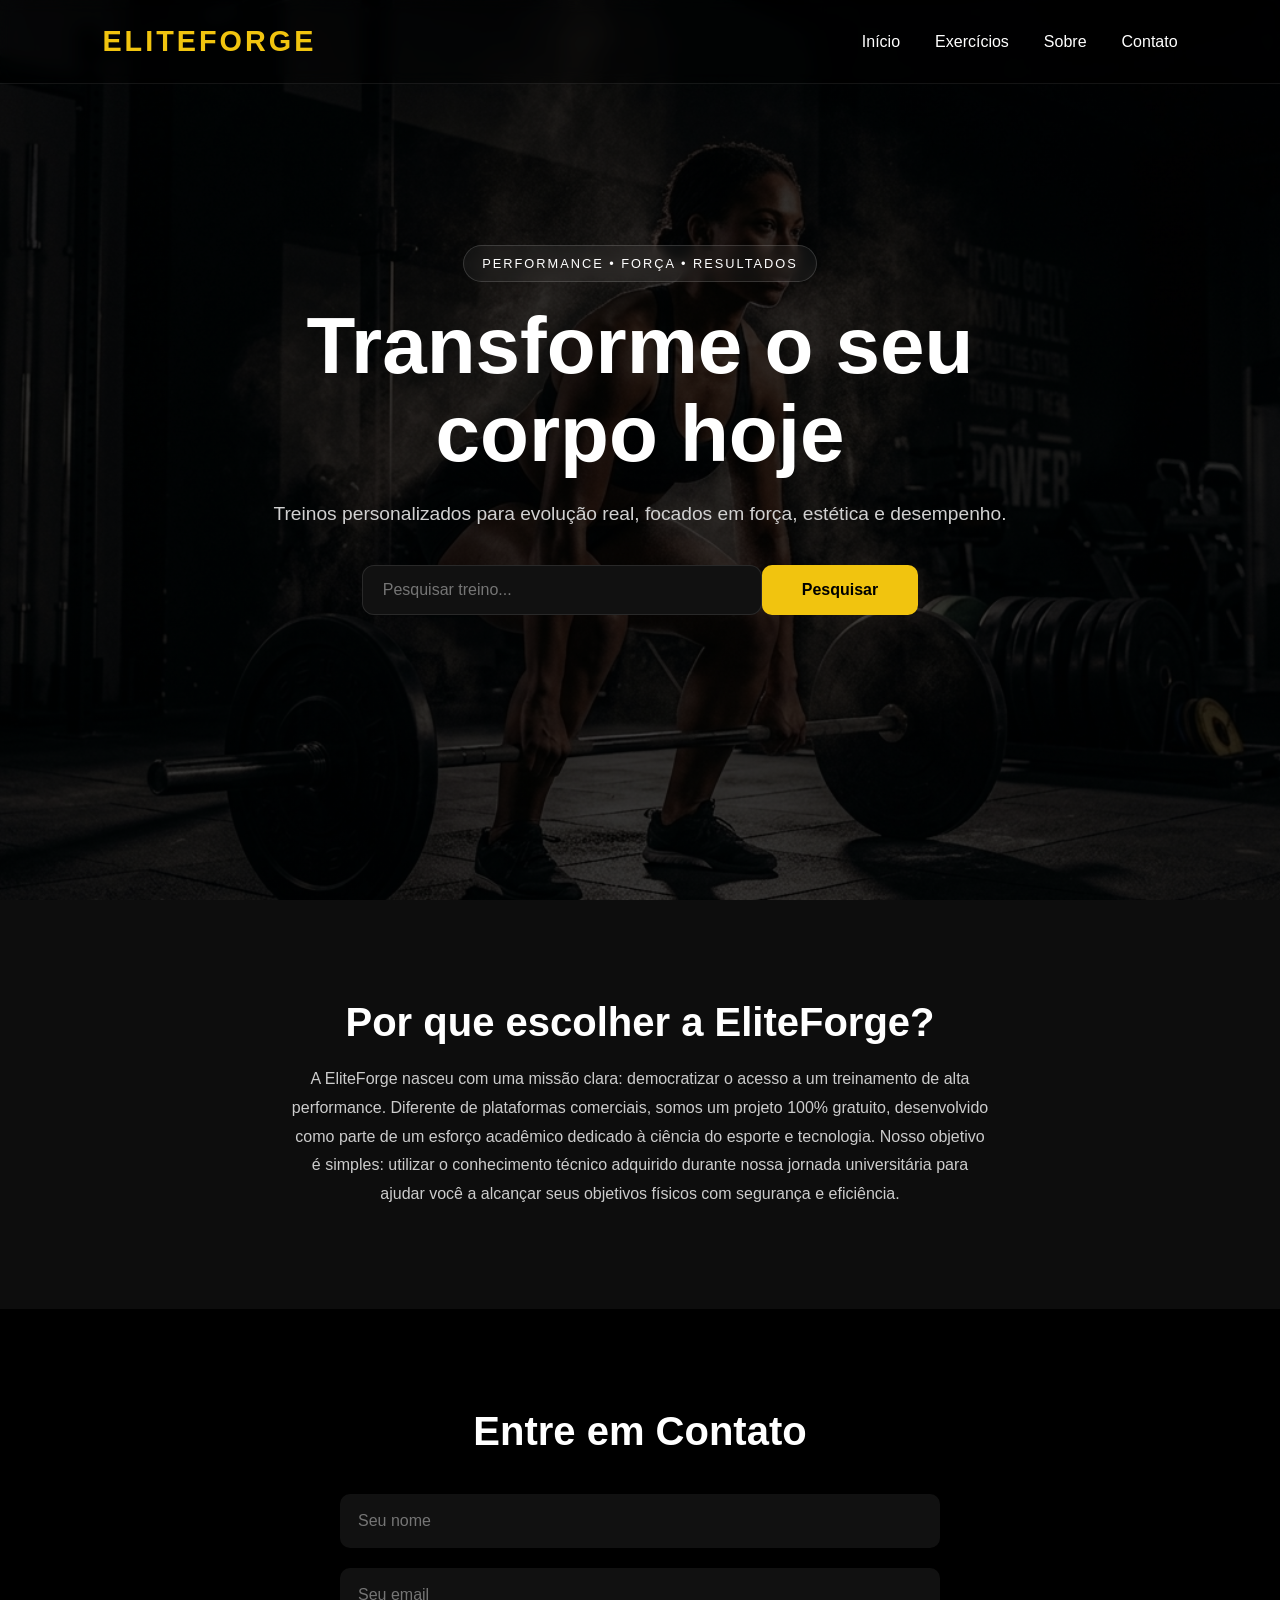
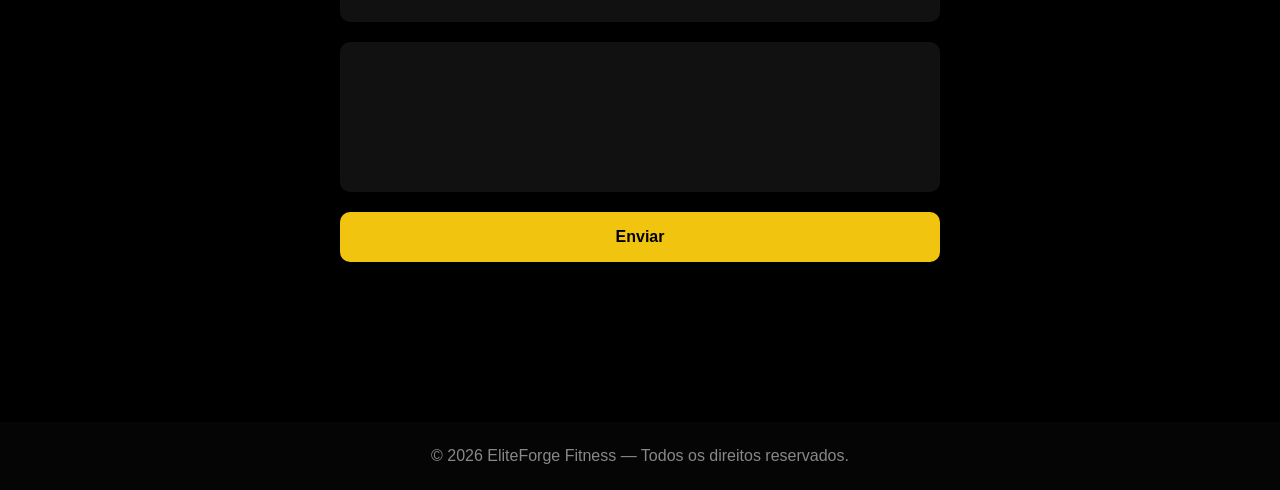
<file: index.html>
<!DOCTYPE html>
<html lang="pt-br">

<head>

    <!-- SEO -->
    <meta charset="UTF-8">

    <meta name="viewport"
    content="width=device-width, initial-scale=1.0">

    <meta name="description"
    content="EliteForge Fitness - Plataforma de treinos personalizados para força, estética e desempenho físico.">

    <meta name="keywords"
    content="academia, fitness, treino, musculação, exercícios, saúde">

    <meta name="author"
    content="Matheus">

    <title>EliteForge Fitness</title>

    <link rel="stylesheet"
    href="css/style.css">

</head>

<body>

    <!-- HEADER -->
    <header>

        <div class="logo">
            ELITEFORGE
        </div>

        <!-- MENU -->
        <nav>

            <ul>

                <li>
                    <a href="#inicio">
                        Início
                    </a>
                </li>

                <li>
                    <a href="exercicios.html">
                        Exercícios
                    </a>
                </li>

                <li>
                    <a href="#sobre">
                        Sobre
                    </a>
                </li>

                <li>
                    <a href="#contato">
                        Contato
                    </a>
                </li>

            </ul>

        </nav>

    </header>

    <!-- HERO -->
    <main class="hero" id="inicio">

        <div class="hero-content">

            <span class="tag">
                PERFORMANCE • FORÇA • RESULTADOS
            </span>

            <h1 id="titulo">
                Transforme o seu corpo hoje
            </h1>

            <p>
                Treinos personalizados para evolução real,
                focados em força, estética e desempenho.
            </p>

            <!-- BARRA DE PESQUISA -->
            <div class="search-box">

<input
type="text"
id="pesquisaHome"
placeholder="Pesquisar treino...">

<button
onclick="pesquisarTreino()"
class="btn-yellow">

Pesquisar

</button>

</div>
        </div>

    </main>

    <!-- SOBRE -->
    <section class="sobre" id="sobre">

        <h2>
            Por que escolher a EliteForge?
        </h2>

        <p>

            A EliteForge nasceu com uma missão clara:
            democratizar o acesso a um treinamento
            de alta performance.

            Diferente de plataformas comerciais,
            somos um projeto 100% gratuito,
            desenvolvido como parte de um esforço
            acadêmico dedicado à ciência do esporte
            e tecnologia.

            Nosso objetivo é simples:
            utilizar o conhecimento técnico adquirido
            durante nossa jornada universitária
            para ajudar você a alcançar seus objetivos
            físicos com segurança e eficiência.

        </p>

    </section>

    <!-- CONTATO -->
    <section class="contato" id="contato">

        <h2>
            Entre em Contato
        </h2>

        <form id="formContato">

            <input
            type="text"
            id="nome"
            placeholder="Seu nome"
            required>

            <input
            type="email"
            id="email"
            placeholder="Seu email"
            required>

            <textarea
            id="mensagem"
            placeholder="Sua mensagem"
            required>
            </textarea>

            <button
            type="submit"
            class="btn-yellow">

                Enviar

            </button>

        </form>

    </section>

    <!-- FOOTER -->
    <footer>

        <p>
            © 2026 EliteForge Fitness —
            Todos os direitos reservados.
        </p>

    </footer>

    <!-- JAVASCRIPT -->
    <script src="js/script.js"></script>

</body>

</html>
</file>
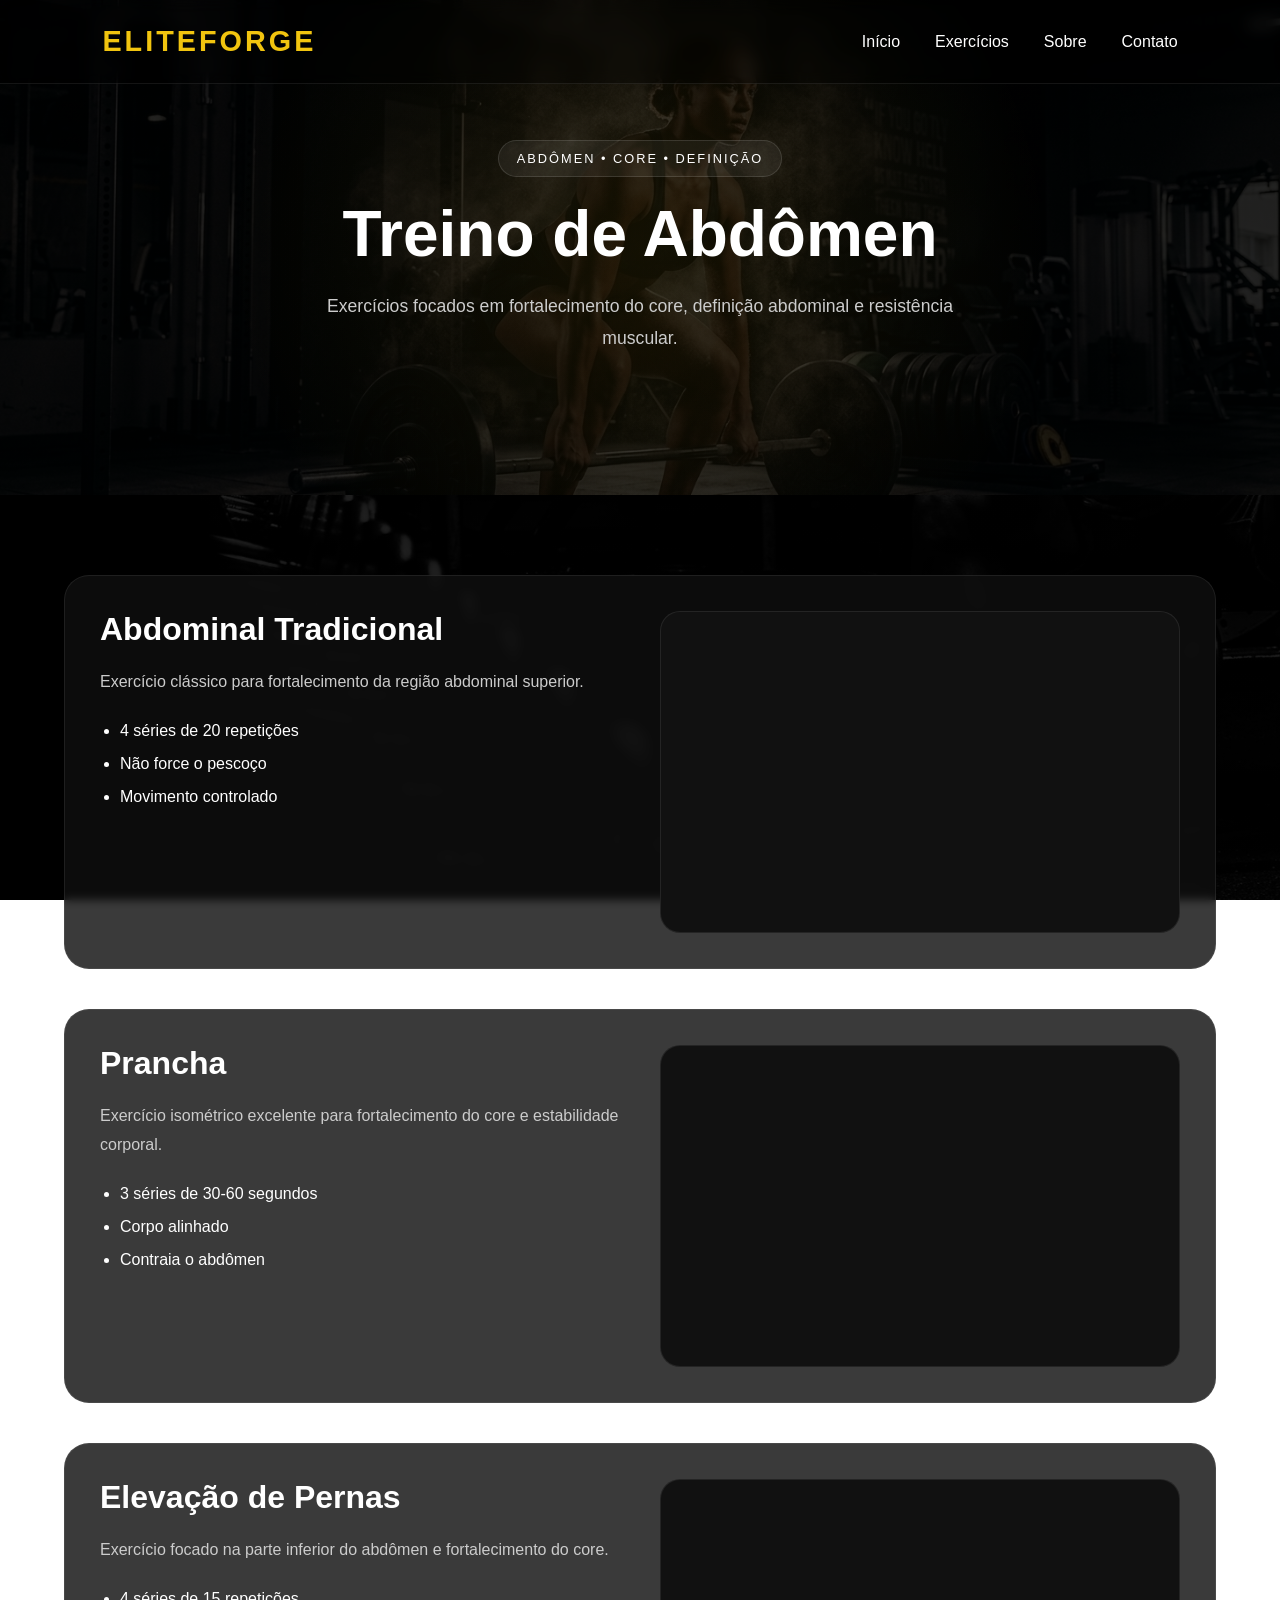
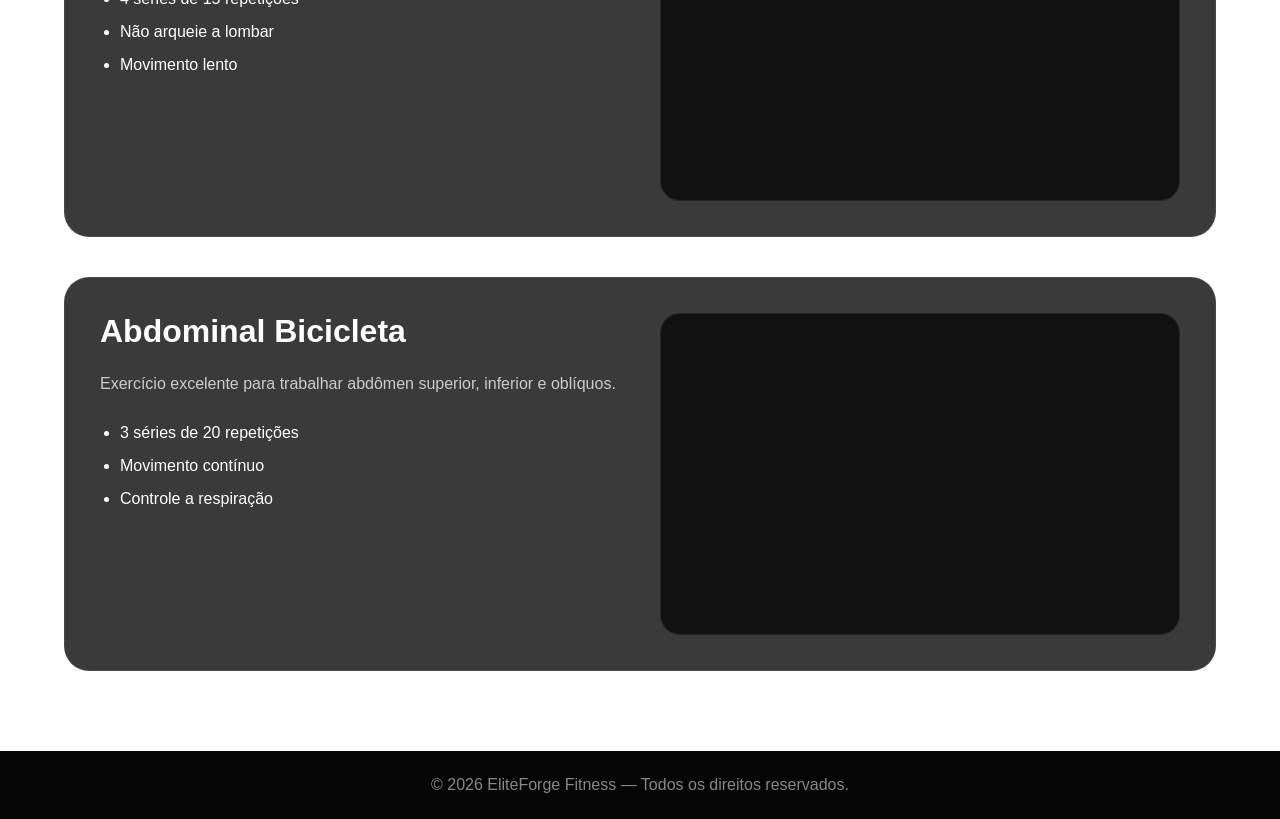
<file: abdomen.html>
<!DOCTYPE html>
<html lang="pt-br">

<head>

    <meta charset="UTF-8">

    <meta name="viewport"
    content="width=device-width, initial-scale=1.0">

    <!-- SEO -->
    <meta name="description"
    content="Treino completo de abdômen com exercícios, técnicas e vídeos demonstrativos.">

    <meta name="keywords"
    content="treino abdomen, abdominal, musculação, academia, fitness">

    <meta name="author"
    content="Matheus">

    <title>Treino de Abdômen | EliteForge</title>

    <link rel="stylesheet"
    href="css/style.css">

</head>

<body class="page-exercicios">

    <!-- HEADER -->
    <header>

        <div class="logo">
            ELITEFORGE
        </div>

        <nav>

            <ul>

                <li>
                    <a href="index.html">
                        Início
                    </a>
                </li>

                <li>
                    <a href="exercicios.html">
                        Exercícios
                    </a>
                </li>

                <li>
                    <a href="index.html#sobre">
                        Sobre
                    </a>
                </li>

                <li>
                    <a href="index.html#contato">
                        Contato
                    </a>
                </li>

            </ul>

        </nav>

    </header>

    <!-- HERO -->
    <section class="musculo-hero">

        <div class="musculo-overlay"></div>

        <div class="musculo-content">

            <span class="musculo-tag">
                ABDÔMEN • CORE • DEFINIÇÃO
            </span>

            <h1>
                Treino de Abdômen
            </h1>

            <p>
                Exercícios focados em fortalecimento
                do core, definição abdominal
                e resistência muscular.
            </p>

        </div>

    </section>

    <!-- EXERCÍCIOS -->
    <section class="exercicios-lista">

        <!-- ABDOMINAL TRADICIONAL -->
        <div class="exercise-card">

            <div class="exercise-info">

                <h2>
                    Abdominal Tradicional
                </h2>

                <p>
                    Exercício clássico para
                    fortalecimento da região
                    abdominal superior.
                </p>

                <ul>

                    <li>
                        4 séries de 20 repetições
                    </li>

                    <li>
                        Não force o pescoço
                    </li>

                    <li>
                        Movimento controlado
                    </li>

                </ul>

            </div>

            <div class="exercise-video">

                <iframe
                src="https://www.youtube.com/embed/1fbU_MkV7NE"
                title="Abdominal Tradicional"
                loading="lazy"
                allowfullscreen>
                </iframe>

            </div>

        </div>

        <!-- PRANCHA -->
        <div class="exercise-card">

            <div class="exercise-info">

                <h2>
                    Prancha
                </h2>

                <p>
                    Exercício isométrico excelente
                    para fortalecimento do core
                    e estabilidade corporal.
                </p>

                <ul>

                    <li>
                        3 séries de 30-60 segundos
                    </li>

                    <li>
                        Corpo alinhado
                    </li>

                    <li>
                        Contraia o abdômen
                    </li>

                </ul>

            </div>

            <div class="exercise-video">

                <iframe
                src="https://www.youtube.com/embed/pSHjTRCQxIw"
                title="Prancha"
                loading="lazy"
                allowfullscreen>
                </iframe>

            </div>

        </div>

        <!-- ELEVAÇÃO DE PERNAS -->
        <div class="exercise-card">

            <div class="exercise-info">

                <h2>
                    Elevação de Pernas
                </h2>

                <p>
                    Exercício focado na parte
                    inferior do abdômen
                    e fortalecimento do core.
                </p>

                <ul>

                    <li>
                        4 séries de 15 repetições
                    </li>

                    <li>
                        Não arqueie a lombar
                    </li>

                    <li>
                        Movimento lento
                    </li>

                </ul>

            </div>

            <div class="exercise-video">

                <iframe
                src="https://www.youtube.com/embed/JB2oyawG9KI"
                title="Elevação de Pernas"
                loading="lazy"
                allowfullscreen>
                </iframe>

            </div>

        </div>

        <!-- ABDOMINAL BICICLETA -->
        <div class="exercise-card">

            <div class="exercise-info">

                <h2>
                    Abdominal Bicicleta
                </h2>

                <p>
                    Exercício excelente para
                    trabalhar abdômen superior,
                    inferior e oblíquos.
                </p>

                <ul>

                    <li>
                        3 séries de 20 repetições
                    </li>

                    <li>
                        Movimento contínuo
                    </li>

                    <li>
                        Controle a respiração
                    </li>

                </ul>

            </div>

            <div class="exercise-video">

                <iframe
                src="https://www.youtube.com/embed/9FGilxCbdz8"
                title="Abdominal Bicicleta"
                loading="lazy"
                allowfullscreen>
                </iframe>

            </div>

        </div>

    </section>

    <!-- FOOTER -->
    <footer>

        <p>
            © 2026 EliteForge Fitness —
            Todos os direitos reservados.
        </p>

    </footer>

</body>

</html>
</file>
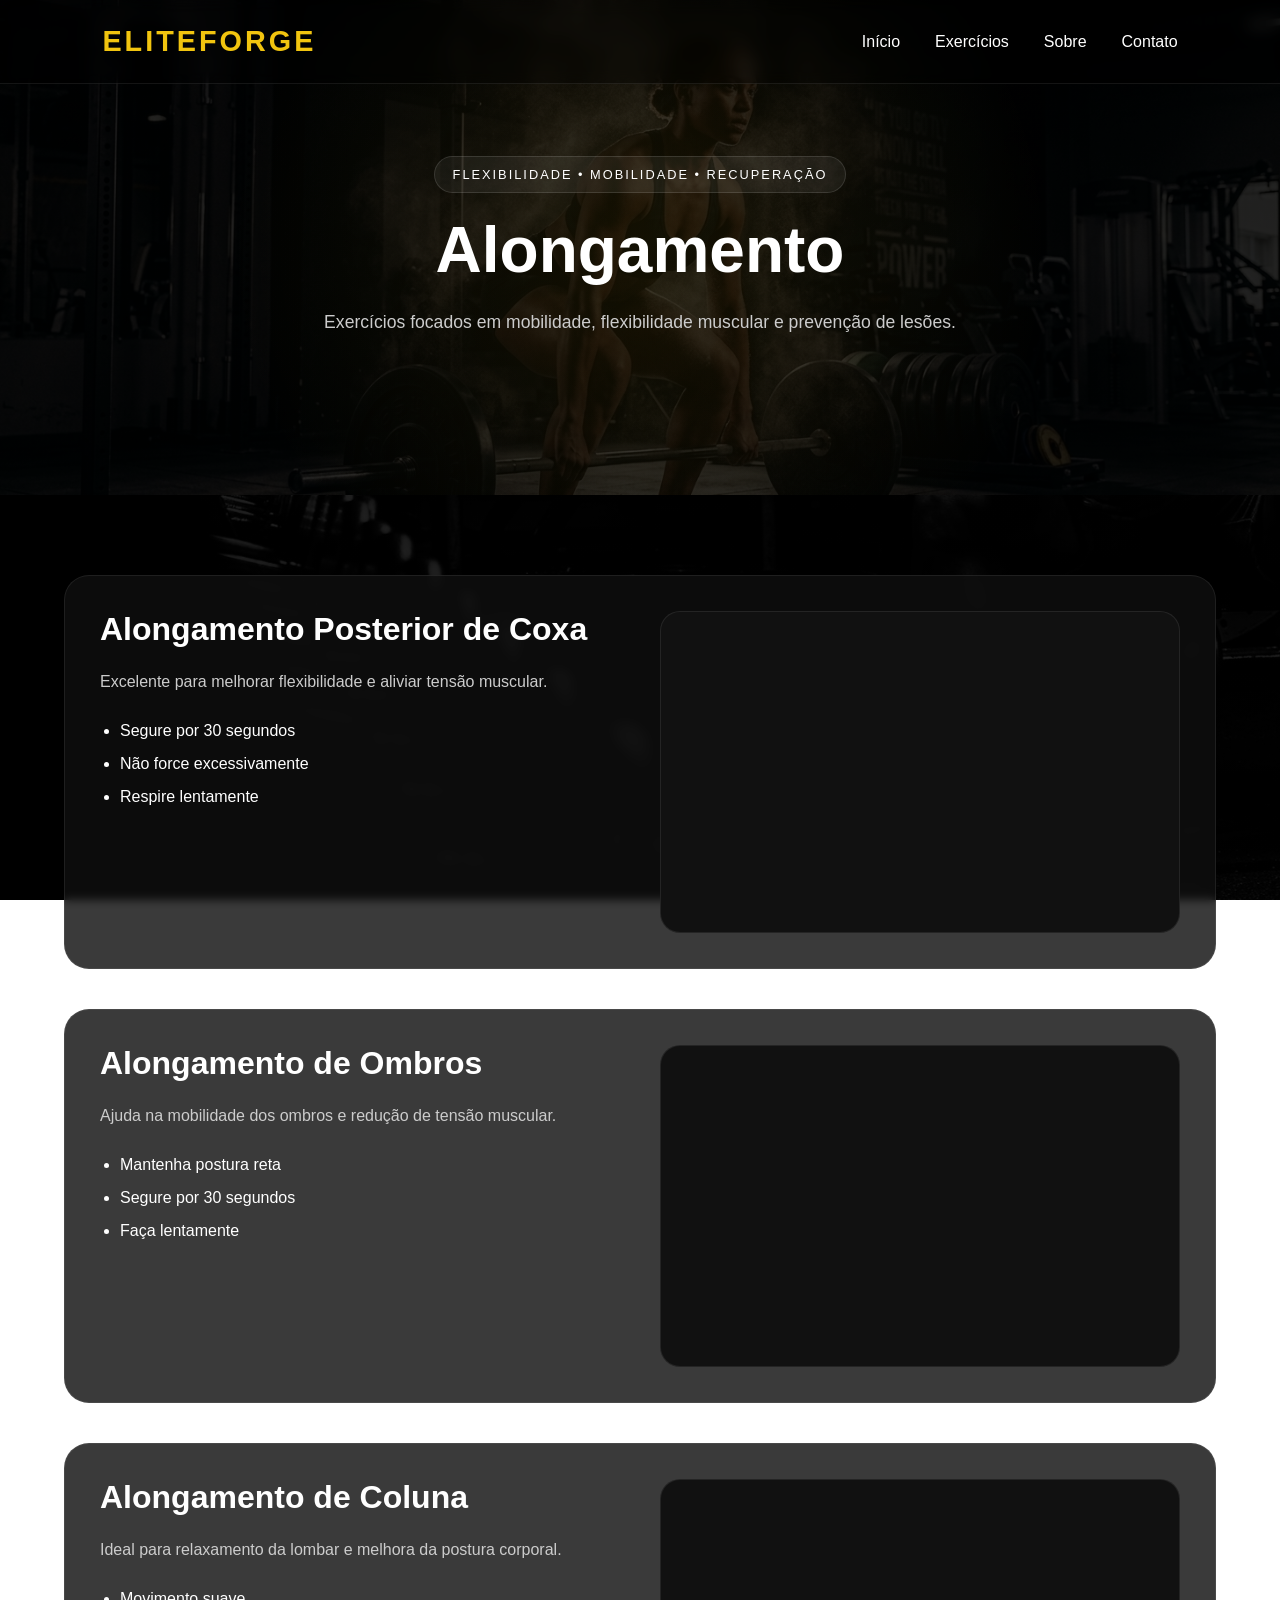
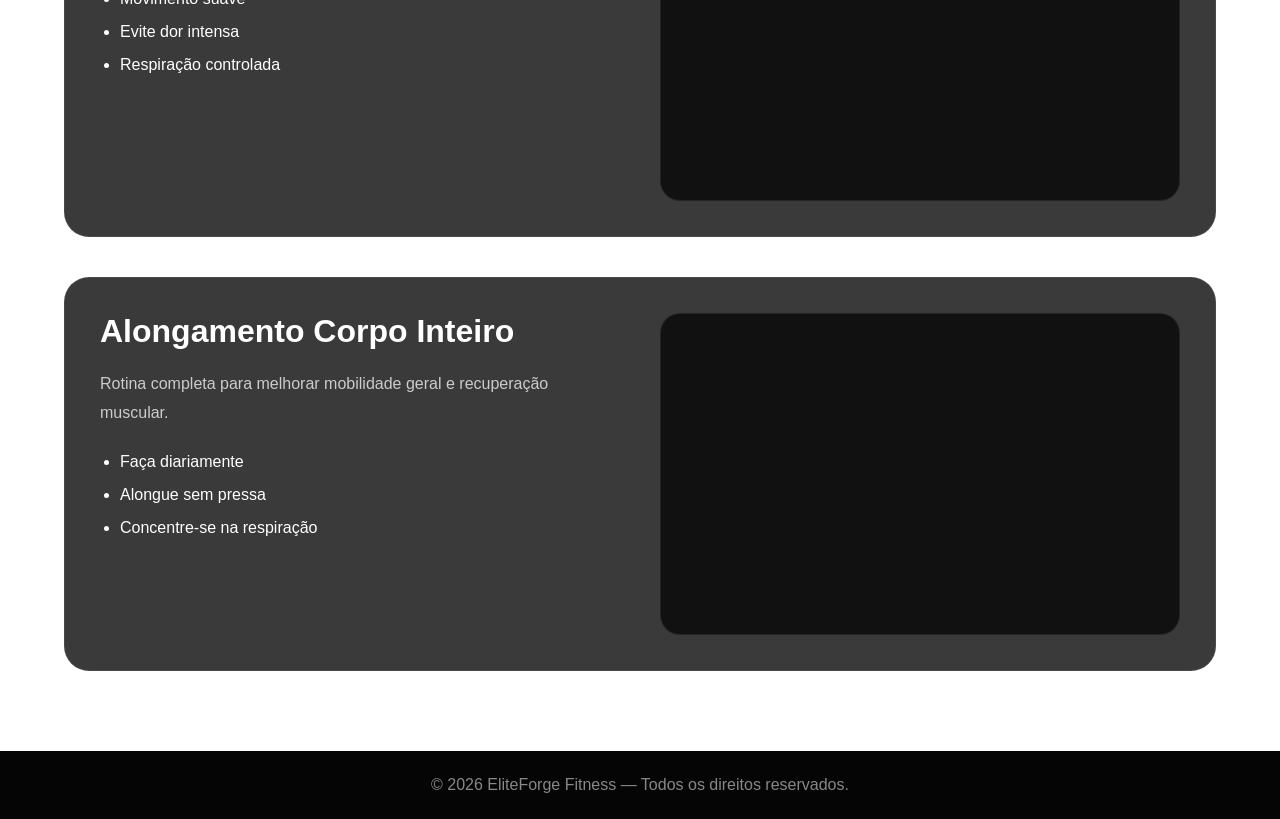
<file: alongamento.html>
<!DOCTYPE html>
<html lang="pt-br">

<head>

    <meta charset="UTF-8">

    <meta name="viewport"
    content="width=device-width, initial-scale=1.0">

    <!-- SEO -->
    <meta name="description"
    content="Treino completo de alongamento com exercícios e vídeos explicativos.">

    <meta name="keywords"
    content="alongamento, mobilidade, flexibilidade, treino, academia">

    <meta name="author"
    content="Matheus">

    <title>Alongamento | EliteForge</title>

    <link rel="stylesheet"
    href="css/style.css">

</head>

<body class="page-exercicios">

    <!-- HEADER -->
    <header>

        <div class="logo">
            ELITEFORGE
        </div>

        <nav>

            <ul>

                <li>
                    <a href="index.html">
                        Início
                    </a>
                </li>

                <li>
                    <a href="exercicios.html">
                        Exercícios
                    </a>
                </li>

                <li>
                    <a href="index.html#sobre">
                        Sobre
                    </a>
                </li>

                <li>
                    <a href="index.html#contato">
                        Contato
                    </a>
                </li>

            </ul>

        </nav>

    </header>

    <!-- HERO -->
    <section class="musculo-hero">

        <div class="musculo-overlay"></div>

        <div class="musculo-content">

            <span class="musculo-tag">
                FLEXIBILIDADE • MOBILIDADE • RECUPERAÇÃO
            </span>

            <h1>
                Alongamento
            </h1>

            <p>
                Exercícios focados em mobilidade,
                flexibilidade muscular e prevenção
                de lesões.
            </p>

        </div>

    </section>

    <!-- EXERCÍCIOS -->
    <section class="exercicios-lista">

        <!-- ALONGAMENTO POSTERIOR -->
        <div class="exercise-card">

            <div class="exercise-info">

                <h2>
                    Alongamento Posterior de Coxa
                </h2>

                <p>
                    Excelente para melhorar
                    flexibilidade e aliviar
                    tensão muscular.
                </p>

                <ul>

                    <li>
                        Segure por 30 segundos
                    </li>

                    <li>
                        Não force excessivamente
                    </li>

                    <li>
                        Respire lentamente
                    </li>

                </ul>

            </div>

            <div class="exercise-video">

                <iframe
                src="https://www.youtube.com/embed/v7AYKMP6rOE"
                title="Alongamento Posterior"
                loading="lazy"
                allowfullscreen>
                </iframe>

            </div>

        </div>

        <!-- ALONGAMENTO OMBRO -->
        <div class="exercise-card">

            <div class="exercise-info">

                <h2>
                    Alongamento de Ombros
                </h2>

                <p>
                    Ajuda na mobilidade dos ombros
                    e redução de tensão muscular.
                </p>

                <ul>

                    <li>
                        Mantenha postura reta
                    </li>

                    <li>
                        Segure por 30 segundos
                    </li>

                    <li>
                        Faça lentamente
                    </li>

                </ul>

            </div>

            <div class="exercise-video">

                <iframe
                src="https://www.youtube.com/embed/qULTwquOuT4"
                title="Alongamento Ombro"
                loading="lazy"
                allowfullscreen>
                </iframe>

            </div>

        </div>

        <!-- ALONGAMENTO COLUNA -->
        <div class="exercise-card">

            <div class="exercise-info">

                <h2>
                    Alongamento de Coluna
                </h2>

                <p>
                    Ideal para relaxamento
                    da lombar e melhora
                    da postura corporal.
                </p>

                <ul>

                    <li>
                        Movimento suave
                    </li>

                    <li>
                        Evite dor intensa
                    </li>

                    <li>
                        Respiração controlada
                    </li>

                </ul>

            </div>

            <div class="exercise-video">

                <iframe
                src="https://www.youtube.com/embed/4BOTvaRaDjI"
                title="Alongamento Coluna"
                loading="lazy"
                allowfullscreen>
                </iframe>

            </div>

        </div>

        <!-- ALONGAMENTO CORPO TODO -->
        <div class="exercise-card">

            <div class="exercise-info">

                <h2>
                    Alongamento Corpo Inteiro
                </h2>

                <p>
                    Rotina completa para melhorar
                    mobilidade geral e recuperação
                    muscular.
                </p>

                <ul>

                    <li>
                        Faça diariamente
                    </li>

                    <li>
                        Alongue sem pressa
                    </li>

                    <li>
                        Concentre-se na respiração
                    </li>

                </ul>

            </div>

            <div class="exercise-video">

                <iframe
                src="https://www.youtube.com/embed/L_xrDAtykMI"
                title="Alongamento Corpo Inteiro"
                loading="lazy"
                allowfullscreen>
                </iframe>

            </div>

        </div>

    </section>

    <!-- FOOTER -->
    <footer>

        <p>
            © 2026 EliteForge Fitness —
            Todos os direitos reservados.
        </p>

    </footer>

</body>

</html>
</file>
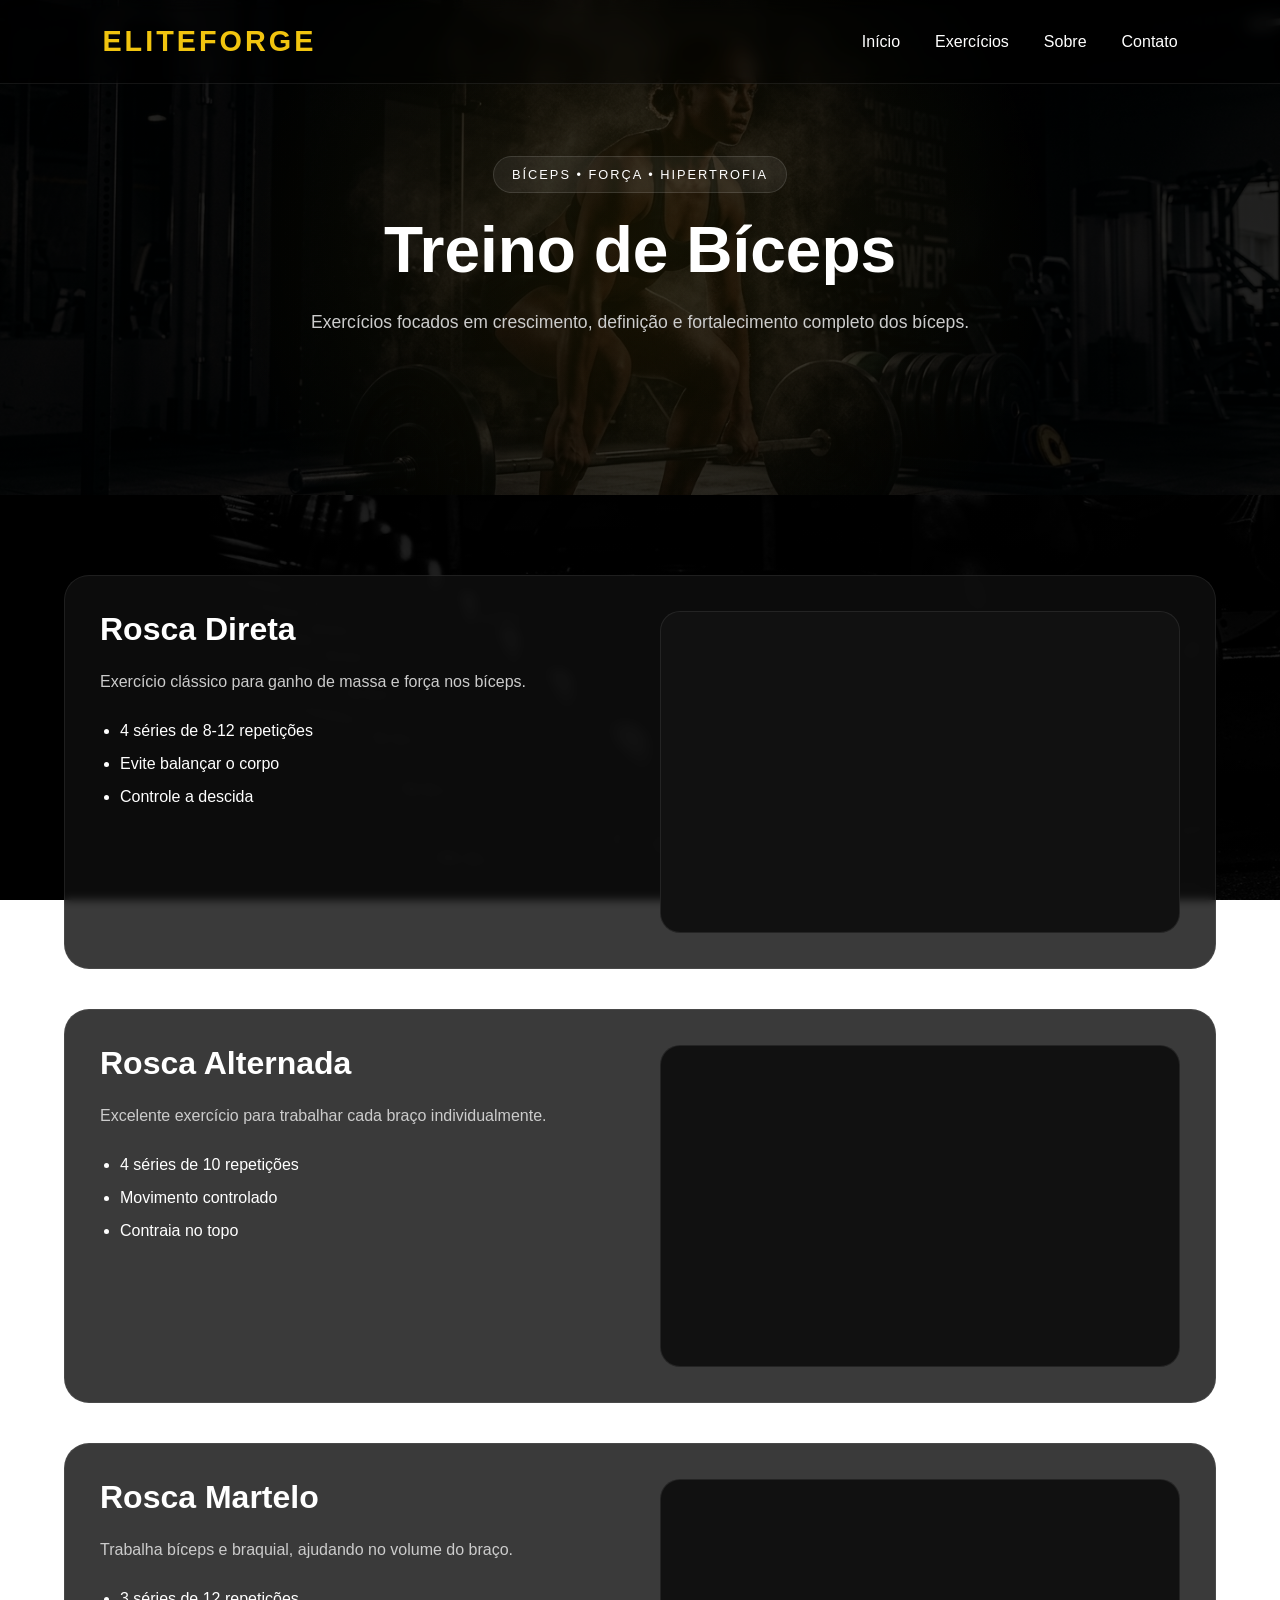
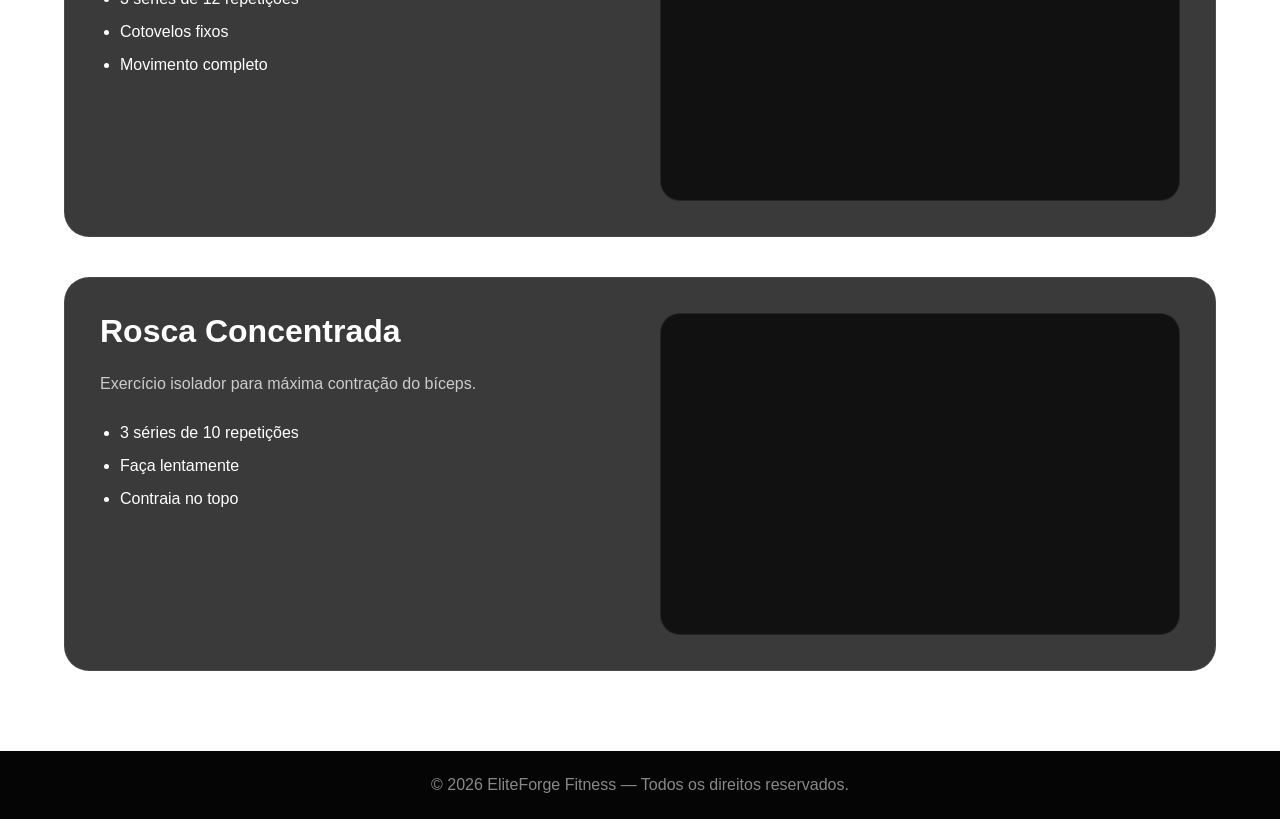
<file: biceps.html>
<!DOCTYPE html>
<html lang="pt-br">

<head>

    <meta charset="UTF-8">

    <meta name="viewport"
    content="width=device-width, initial-scale=1.0">

    <!-- SEO -->
    <meta name="description"
    content="Treino completo de bíceps com exercícios, execução correta e vídeos demonstrativos.">

    <meta name="keywords"
    content="treino bíceps, musculação, academia, rosca direta, fitness">

    <meta name="author"
    content="Matheus">

    <title>Treino de Bíceps | EliteForge</title>

    <link rel="stylesheet"
    href="css/style.css">

</head>

<body class="page-exercicios">

    <!-- HEADER -->
    <header>

        <div class="logo">
            ELITEFORGE
        </div>

        <nav>

            <ul>

                <li>
                    <a href="index.html">
                        Início
                    </a>
                </li>

                <li>
                    <a href="exercicios.html">
                        Exercícios
                    </a>
                </li>

                <li>
                    <a href="index.html#sobre">
                        Sobre
                    </a>
                </li>

                <li>
                    <a href="index.html#contato">
                        Contato
                    </a>
                </li>

            </ul>

        </nav>

    </header>

    <!-- HERO -->
    <section class="musculo-hero">

        <div class="musculo-overlay"></div>

        <div class="musculo-content">

            <span class="musculo-tag">
                BÍCEPS • FORÇA • HIPERTROFIA
            </span>

            <h1>
                Treino de Bíceps
            </h1>

            <p>
                Exercícios focados em crescimento,
                definição e fortalecimento completo
                dos bíceps.
            </p>

        </div>

    </section>

    <!-- EXERCÍCIOS -->
    <section class="exercicios-lista">

        <!-- ROSCA DIRETA -->
        <div class="exercise-card">

            <div class="exercise-info">

                <h2>
                    Rosca Direta
                </h2>

                <p>
                    Exercício clássico para ganho
                    de massa e força nos bíceps.
                </p>

                <ul>

                    <li>
                        4 séries de 8-12 repetições
                    </li>

                    <li>
                        Evite balançar o corpo
                    </li>

                    <li>
                        Controle a descida
                    </li>

                </ul>

            </div>

            <div class="exercise-video">

                <iframe
                src="https://www.youtube.com/embed/kwG2ipFRgfo"
                title="Rosca Direta"
                loading="lazy"
                allowfullscreen>
                </iframe>

            </div>

        </div>

        <!-- ROSCA ALTERNADA -->
        <div class="exercise-card">

            <div class="exercise-info">

                <h2>
                    Rosca Alternada
                </h2>

                <p>
                    Excelente exercício para
                    trabalhar cada braço
                    individualmente.
                </p>

                <ul>

                    <li>
                        4 séries de 10 repetições
                    </li>

                    <li>
                        Movimento controlado
                    </li>

                    <li>
                        Contraia no topo
                    </li>

                </ul>

            </div>

            <div class="exercise-video">

                <iframe
                src="https://www.youtube.com/embed/sAq_ocpRh_I"
                title="Rosca Alternada"
                loading="lazy"
                allowfullscreen>
                </iframe>

            </div>

        </div>

        <!-- ROSCA MARTELO -->
        <div class="exercise-card">

            <div class="exercise-info">

                <h2>
                    Rosca Martelo
                </h2>

                <p>
                    Trabalha bíceps e braquial,
                    ajudando no volume do braço.
                </p>

                <ul>

                    <li>
                        3 séries de 12 repetições
                    </li>

                    <li>
                        Cotovelos fixos
                    </li>

                    <li>
                        Movimento completo
                    </li>

                </ul>

            </div>

            <div class="exercise-video">

                <iframe
                src="https://www.youtube.com/embed/zC3nLlEvin4"
                title="Rosca Martelo"
                loading="lazy"
                allowfullscreen>
                </iframe>

            </div>

        </div>

        <!-- ROSCA CONCENTRADA -->
        <div class="exercise-card">

            <div class="exercise-info">

                <h2>
                    Rosca Concentrada
                </h2>

                <p>
                    Exercício isolador para
                    máxima contração do bíceps.
                </p>

                <ul>

                    <li>
                        3 séries de 10 repetições
                    </li>

                    <li>
                        Faça lentamente
                    </li>

                    <li>
                        Contraia no topo
                    </li>

                </ul>

            </div>

            <div class="exercise-video">

                <iframe
                src="https://www.youtube.com/embed/Jvj2wV0vOYU"
                title="Rosca Concentrada"
                loading="lazy"
                allowfullscreen>
                </iframe>

            </div>

        </div>

    </section>

    <!-- FOOTER -->
    <footer>

        <p>
            © 2026 EliteForge Fitness —
            Todos os direitos reservados.
        </p>

    </footer>

</body>

</html>
</file>
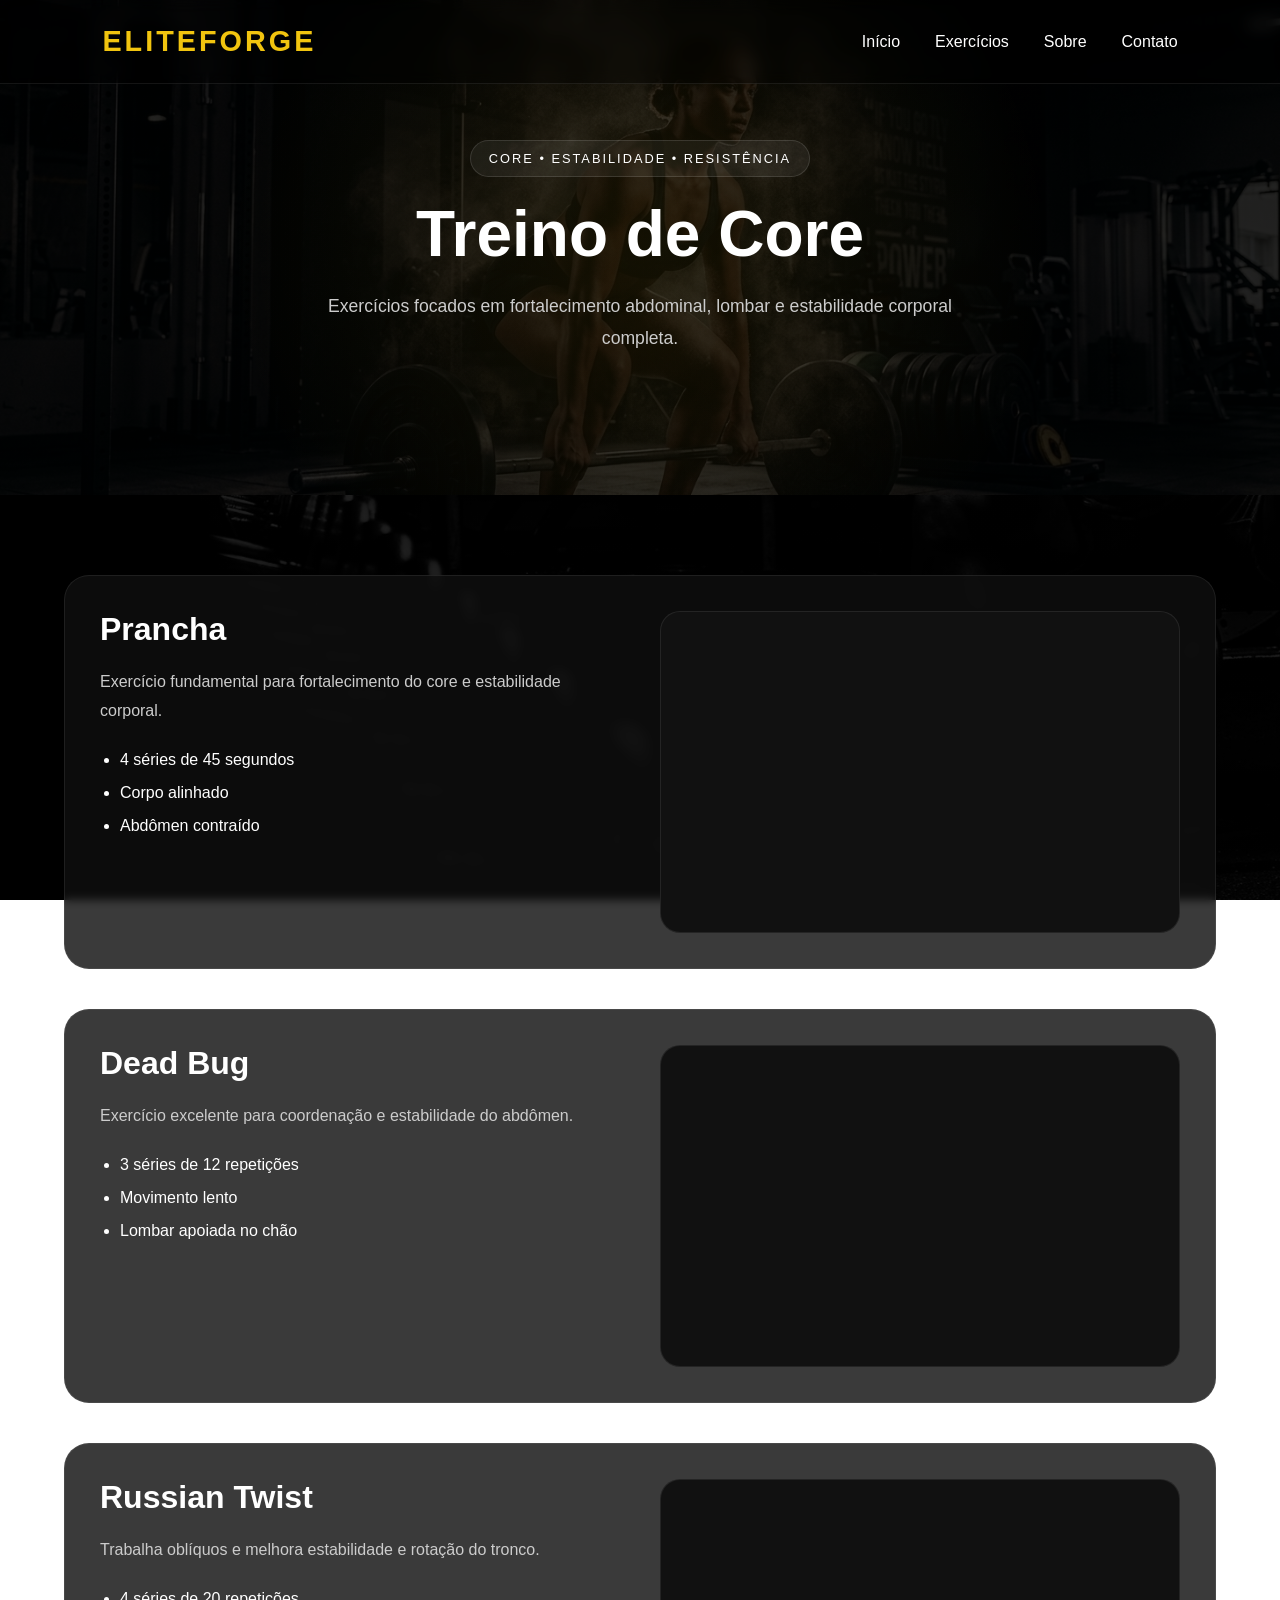
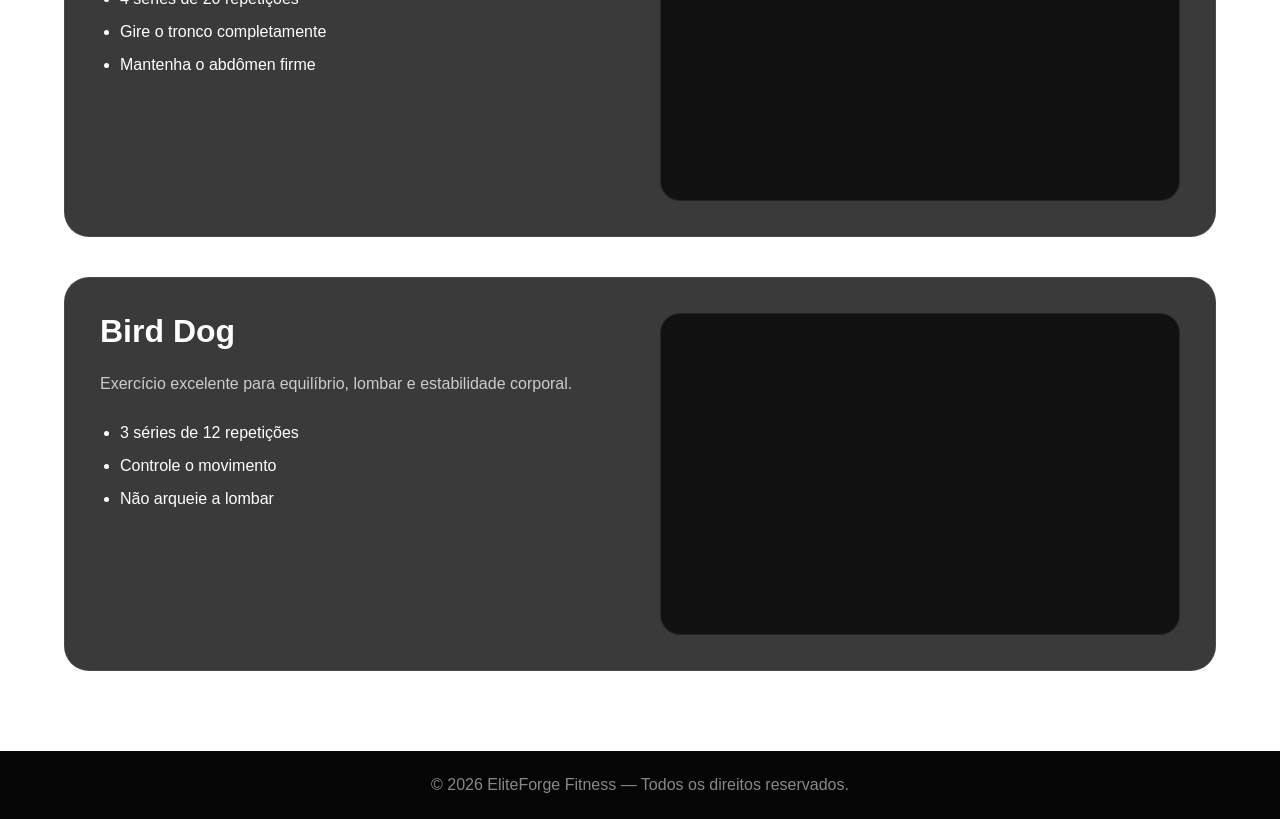
<file: core.html>
<!DOCTYPE html>
<html lang="pt-br">

<head>

    <meta charset="UTF-8">

    <meta name="viewport"
    content="width=device-width, initial-scale=1.0">

    <!-- SEO -->
    <meta name="description"
    content="Treino completo de core com exercícios para estabilidade, força abdominal e resistência.">

    <meta name="keywords"
    content="core, treino core, abdominal, estabilidade, musculação, fitness">

    <meta name="author"
    content="Matheus">

    <title>Treino de Core | EliteForge</title>

    <link rel="stylesheet"
    href="css/style.css">

</head>

<body class="page-exercicios">

    <!-- HEADER -->
    <header>

        <div class="logo">
            ELITEFORGE
        </div>

        <nav>

            <ul>

                <li>
                    <a href="index.html">
                        Início
                    </a>
                </li>

                <li>
                    <a href="exercicios.html">
                        Exercícios
                    </a>
                </li>

                <li>
                    <a href="index.html#sobre">
                        Sobre
                    </a>
                </li>

                <li>
                    <a href="index.html#contato">
                        Contato
                    </a>
                </li>

            </ul>

        </nav>

    </header>

    <!-- HERO -->
    <section class="musculo-hero">

        <div class="musculo-overlay"></div>

        <div class="musculo-content">

            <span class="musculo-tag">
                CORE • ESTABILIDADE • RESISTÊNCIA
            </span>

            <h1>
                Treino de Core
            </h1>

            <p>
                Exercícios focados em fortalecimento
                abdominal, lombar e estabilidade
                corporal completa.
            </p>

        </div>

    </section>

    <!-- EXERCÍCIOS -->
    <section class="exercicios-lista">

        <!-- PRANCHA -->
        <div class="exercise-card">

            <div class="exercise-info">

                <h2>
                    Prancha
                </h2>

                <p>
                    Exercício fundamental para
                    fortalecimento do core
                    e estabilidade corporal.
                </p>

                <ul>

                    <li>
                        4 séries de 45 segundos
                    </li>

                    <li>
                        Corpo alinhado
                    </li>

                    <li>
                        Abdômen contraído
                    </li>

                </ul>

            </div>

            <div class="exercise-video">

                <iframe
                src="https://www.youtube.com/embed/pSHjTRCQxIw"
                title="Prancha"
                loading="lazy"
                allowfullscreen>
                </iframe>

            </div>

        </div>

        <!-- DEAD BUG -->
        <div class="exercise-card">

            <div class="exercise-info">

                <h2>
                    Dead Bug
                </h2>

                <p>
                    Exercício excelente para
                    coordenação e estabilidade
                    do abdômen.
                </p>

                <ul>

                    <li>
                        3 séries de 12 repetições
                    </li>

                    <li>
                        Movimento lento
                    </li>

                    <li>
                        Lombar apoiada no chão
                    </li>

                </ul>

            </div>

            <div class="exercise-video">

                <iframe
                src="https://www.youtube.com/embed/g_BYB0R-4Ws"
                title="Dead Bug"
                loading="lazy"
                allowfullscreen>
                </iframe>

            </div>

        </div>

        <!-- RUSSIAN TWIST -->
        <div class="exercise-card">

            <div class="exercise-info">

                <h2>
                    Russian Twist
                </h2>

                <p>
                    Trabalha oblíquos e melhora
                    estabilidade e rotação
                    do tronco.
                </p>

                <ul>

                    <li>
                        4 séries de 20 repetições
                    </li>

                    <li>
                        Gire o tronco completamente
                    </li>

                    <li>
                        Mantenha o abdômen firme
                    </li>

                </ul>

            </div>

            <div class="exercise-video">

                <iframe
                src="https://www.youtube.com/embed/wkD8rjkodUI"
                title="Russian Twist"
                loading="lazy"
                allowfullscreen>
                </iframe>

            </div>

        </div>

        <!-- BIRD DOG -->
        <div class="exercise-card">

            <div class="exercise-info">

                <h2>
                    Bird Dog
                </h2>

                <p>
                    Exercício excelente para
                    equilíbrio, lombar e
                    estabilidade corporal.
                </p>

                <ul>

                    <li>
                        3 séries de 12 repetições
                    </li>

                    <li>
                        Controle o movimento
                    </li>

                    <li>
                        Não arqueie a lombar
                    </li>

                </ul>

            </div>

            <div class="exercise-video">

                <iframe
                src="https://www.youtube.com/embed/vcBig73ojpE"
                title="Bird Dog"
                loading="lazy"
                allowfullscreen>
                </iframe>

            </div>

        </div>

    </section>

    <!-- FOOTER -->
    <footer>

        <p>
            © 2026 EliteForge Fitness —
            Todos os direitos reservados.
        </p>

    </footer>

</body>

</html>
</file>
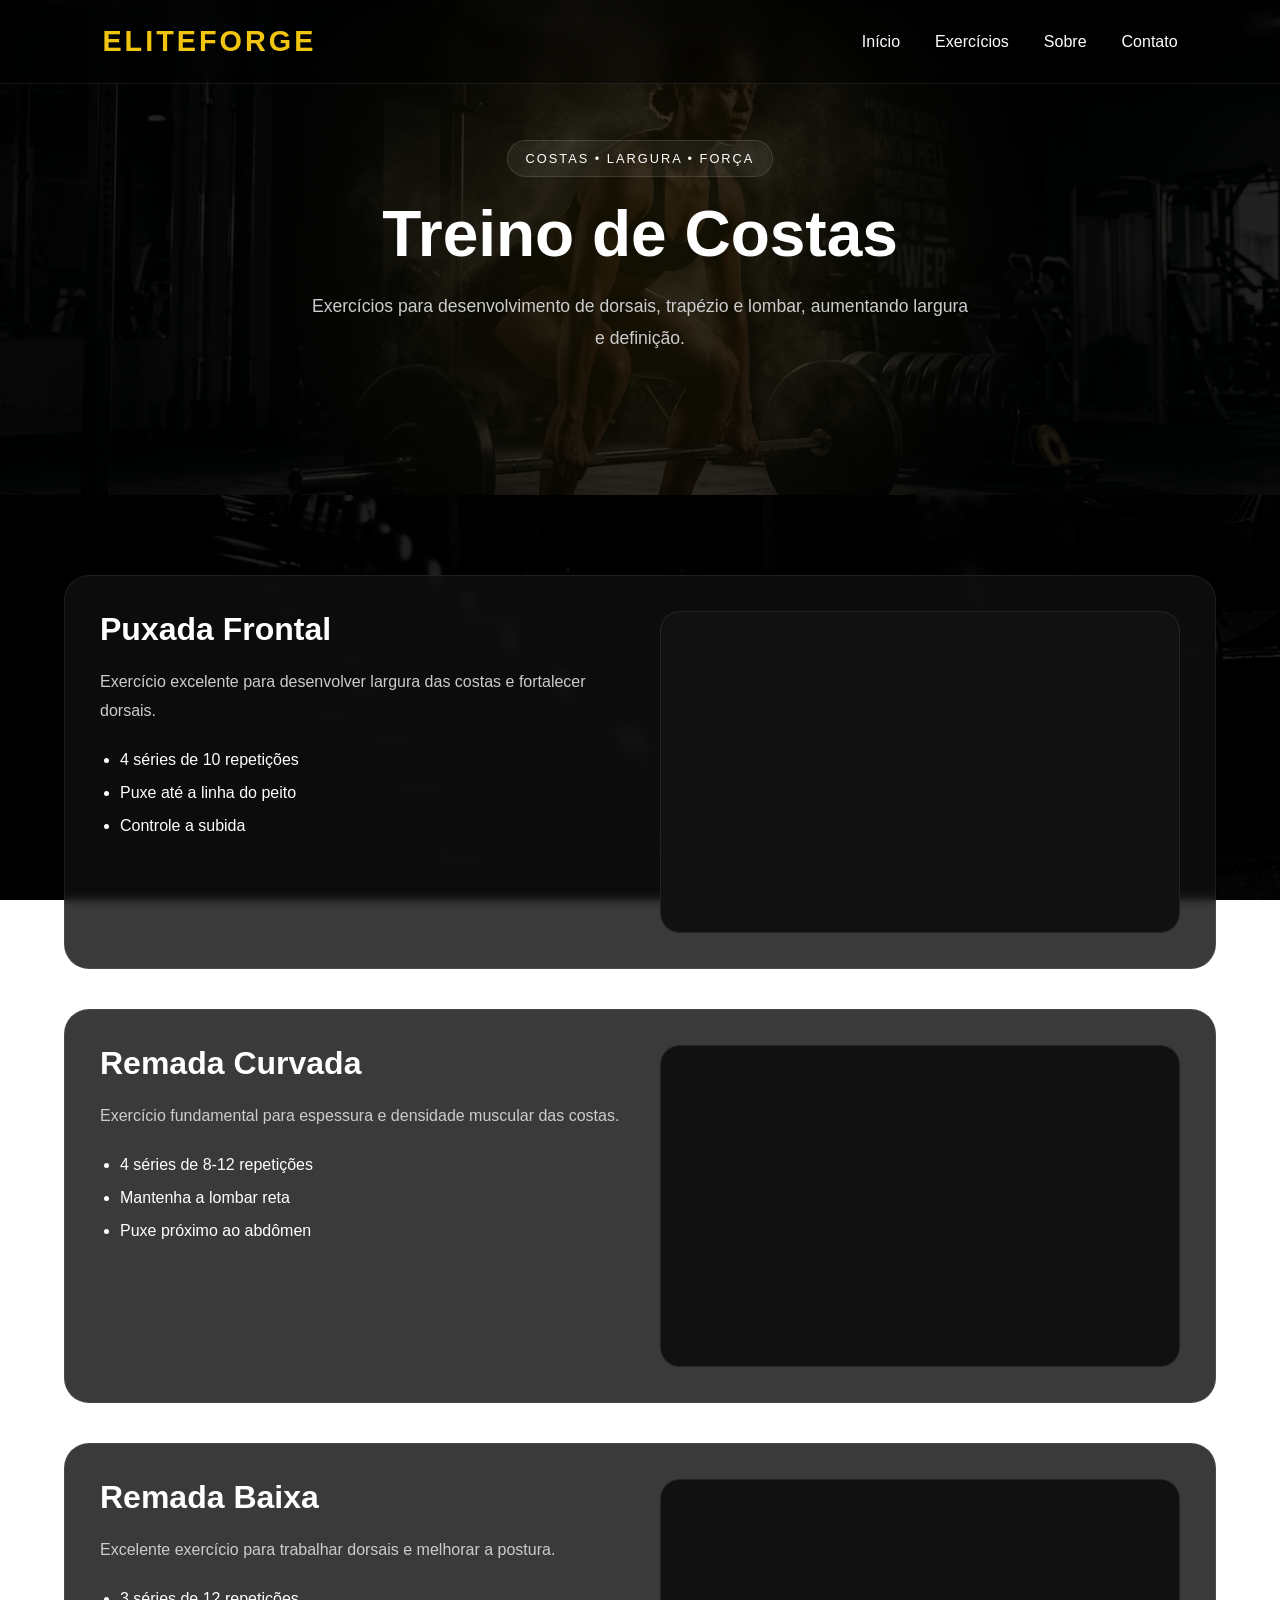
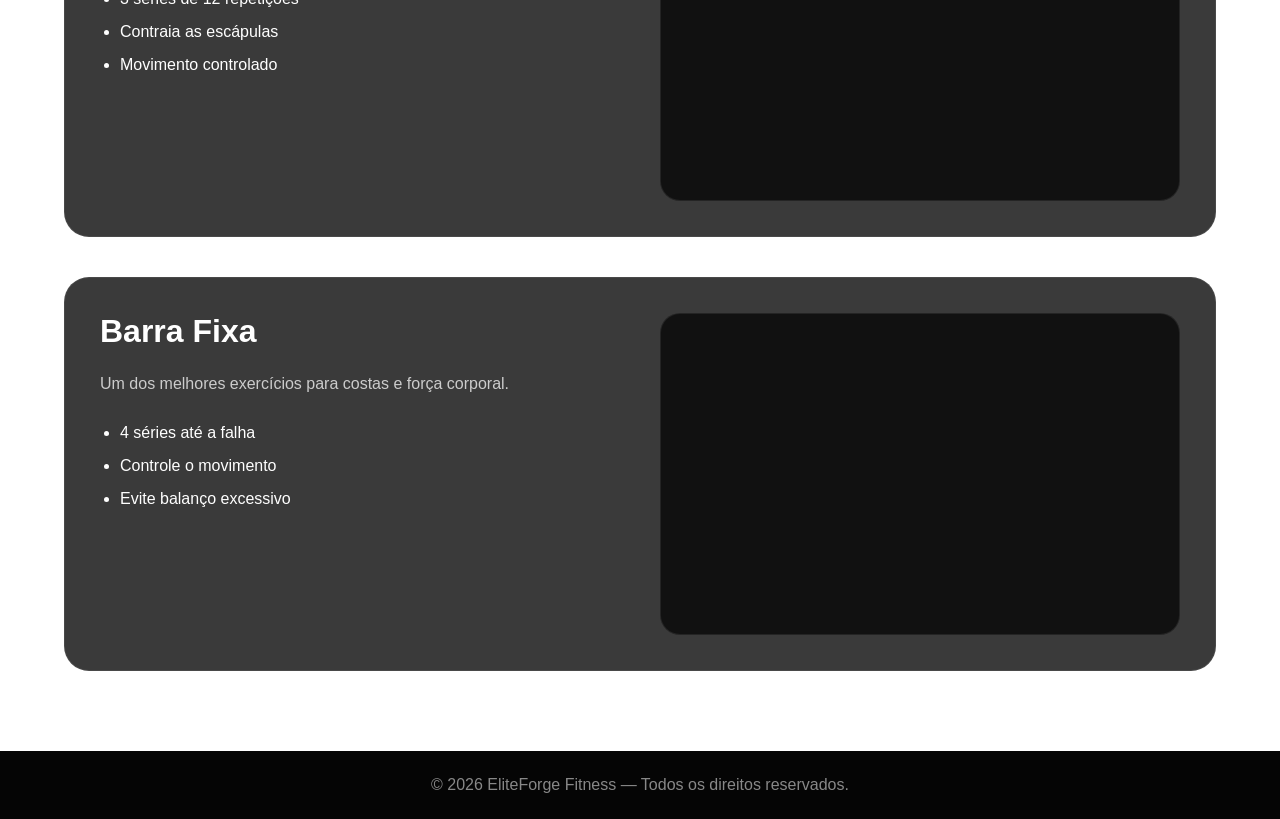
<file: costas.html>
<!DOCTYPE html>
<html lang="pt-br">

<head>

    <meta charset="UTF-8">

    <meta name="viewport"
    content="width=device-width, initial-scale=1.0">

    <!-- SEO -->
    <meta name="description"
    content="Treino completo de costas com exercícios, execução correta e vídeos demonstrativos.">

    <meta name="keywords"
    content="treino costas, musculação, academia, puxada, remada, fitness">

    <meta name="author"
    content="Matheus">

    <title>Treino de Costas | EliteForge</title>

    <link rel="stylesheet"
    href="css/style.css">

</head>

<body class="page-exercicios">

    <!-- HEADER -->
    <header>

        <div class="logo">
            ELITEFORGE
        </div>

        <nav>

            <ul>

                <li>
                    <a href="index.html">
                        Início
                    </a>
                </li>

                <li>
                    <a href="exercicios.html">
                        Exercícios
                    </a>
                </li>

                <li>
                    <a href="index.html#sobre">
                        Sobre
                    </a>
                </li>

                <li>
                    <a href="index.html#contato">
                        Contato
                    </a>
                </li>

            </ul>

        </nav>

    </header>

    <!-- HERO -->
    <section class="musculo-hero">

        <div class="musculo-overlay"></div>

        <div class="musculo-content">

            <span class="musculo-tag">
                COSTAS • LARGURA • FORÇA
            </span>

            <h1>
                Treino de Costas
            </h1>

            <p>
                Exercícios para desenvolvimento
                de dorsais, trapézio e lombar,
                aumentando largura e definição.
            </p>

        </div>

    </section>

    <!-- EXERCÍCIOS -->
    <section class="exercicios-lista">

        <!-- PUXADA FRONTAL -->
        <div class="exercise-card">

            <div class="exercise-info">

                <h2>
                    Puxada Frontal
                </h2>

                <p>
                    Exercício excelente para
                    desenvolver largura das costas
                    e fortalecer dorsais.
                </p>

                <ul>

                    <li>
                        4 séries de 10 repetições
                    </li>

                    <li>
                        Puxe até a linha do peito
                    </li>

                    <li>
                        Controle a subida
                    </li>

                </ul>

            </div>

            <div class="exercise-video">

                <iframe
                src="https://www.youtube.com/embed/CAwf7n6Luuc"
                title="Puxada Frontal"
                loading="lazy"
                allowfullscreen>
                </iframe>

            </div>

        </div>

        <!-- REMADA CURVADA -->
        <div class="exercise-card">

            <div class="exercise-info">

                <h2>
                    Remada Curvada
                </h2>

                <p>
                    Exercício fundamental para
                    espessura e densidade muscular
                    das costas.
                </p>

                <ul>

                    <li>
                        4 séries de 8-12 repetições
                    </li>

                    <li>
                        Mantenha a lombar reta
                    </li>

                    <li>
                        Puxe próximo ao abdômen
                    </li>

                </ul>

            </div>

            <div class="exercise-video">

                <iframe
                src="https://www.youtube.com/embed/vT2GjY_Umpw"
                title="Remada Curvada"
                loading="lazy"
                allowfullscreen>
                </iframe>

            </div>

        </div>

        <!-- REMADA BAIXA -->
        <div class="exercise-card">

            <div class="exercise-info">

                <h2>
                    Remada Baixa
                </h2>

                <p>
                    Excelente exercício para
                    trabalhar dorsais e melhorar
                    a postura.
                </p>

                <ul>

                    <li>
                        3 séries de 12 repetições
                    </li>

                    <li>
                        Contraia as escápulas
                    </li>

                    <li>
                        Movimento controlado
                    </li>

                </ul>

            </div>

            <div class="exercise-video">

                <iframe
                src="https://www.youtube.com/embed/GZbfZ033f74"
                title="Remada Baixa"
                loading="lazy"
                allowfullscreen>
                </iframe>

            </div>

        </div>

        <!-- BARRA FIXA -->
        <div class="exercise-card">

            <div class="exercise-info">

                <h2>
                    Barra Fixa
                </h2>

                <p>
                    Um dos melhores exercícios
                    para costas e força corporal.
                </p>

                <ul>

                    <li>
                        4 séries até a falha
                    </li>

                    <li>
                        Controle o movimento
                    </li>

                    <li>
                        Evite balanço excessivo
                    </li>

                </ul>

            </div>

            <div class="exercise-video">

                <iframe
                src="https://www.youtube.com/embed/eGo4IYlbE5g"
                title="Barra Fixa"
                loading="lazy"
                allowfullscreen>
                </iframe>

            </div>

        </div>

    </section>

    <!-- FOOTER -->
    <footer>

        <p>
            © 2026 EliteForge Fitness —
            Todos os direitos reservados.
        </p>

    </footer>

</body>

</html>
</file>
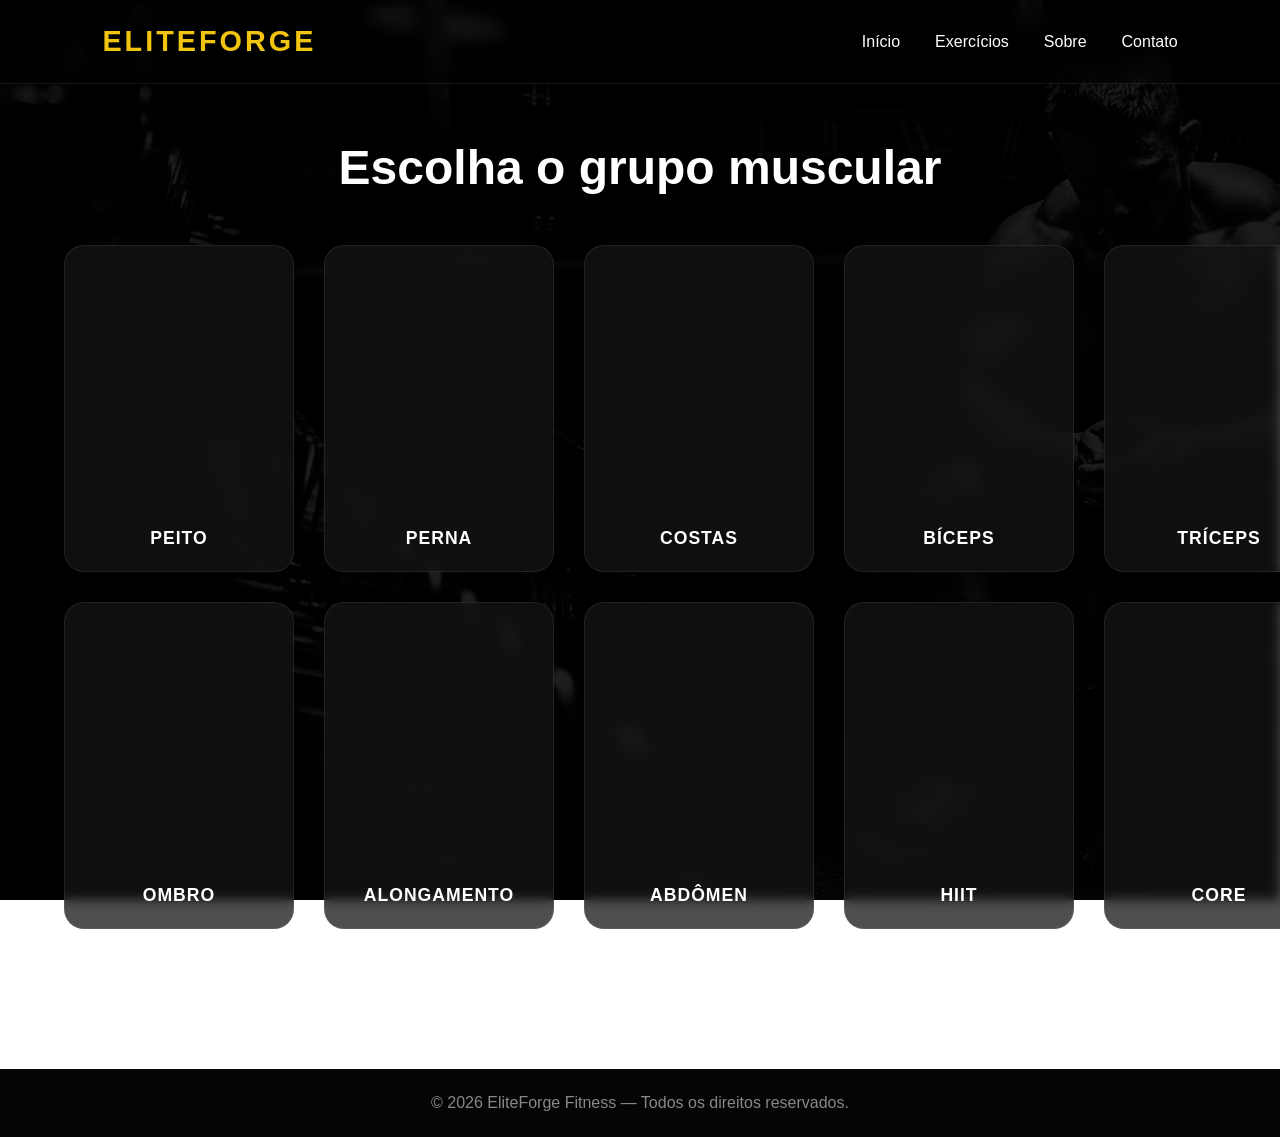
<file: exercicios.html>
<!DOCTYPE html>
<html lang="pt-br">

<head>
    <meta charset="UTF-8">
    <meta name="viewport" content="width=device-width, initial-scale=1.0">
    <title>Exercícios - EliteForge</title>

    <link rel="stylesheet" href="css/style.css">
</head>

<body class="page-exercicios">

    <!-- HEADER -->
    <header>

        <div class="logo">
            ELITEFORGE
        </div>

        <nav>

    <ul>

        <li><a href="index.html">Início</a></li>

        <li><a href="exercicios.html">Exercícios</a></li>

        <li><a href="index.html#sobre">Sobre</a></li>

        <li><a href="index.html#contato">Contato</a></li>

    </ul>

</nav>

    </header>

    <!-- CONTEÚDO -->
    <section class="treinos-container">

        <h1>
            Escolha o grupo muscular
        </h1>

        <div class="grid-treinos">

            <div class="grid-treinos">

    <a href="peito.html" class="card">
        <div class="card-img"
        style="background-image:url('https://images.unsplash.com/photo-1546483875-ad9014c88eba')"></div>
        <h2>PEITO</h2>
    </a>

    <a href="perna.html" class="card">
        <div class="card-img"
        style="background-image:url('https://images.unsplash.com/photo-1434682881908-b43d0467b798')"></div>
        <h2>PERNA</h2>
    </a>

    <a href="costas.html" class="card">
        <div class="card-img"
        style="background-image:url('https://images.unsplash.com/photo-1517836357463-d25dfeac3438')"></div>
        <h2>COSTAS</h2>
    </a>

    <a href="biceps.html" class="card">
        <div class="card-img"
        style="background-image:url('https://images.unsplash.com/photo-1581009146145-b5ef050c2e1e')"></div>
        <h2>BÍCEPS</h2>
    </a>

    <a href="triceps.html" class="card">
        <div class="card-img"
        style="background-image:url('https://images.unsplash.com/photo-1599058917765-a780eda07a3e')"></div>
        <h2>TRÍCEPS</h2>
    </a>

    <a href="ombro.html" class="card">
        <div class="card-img"
        style="background-image:url('https://images.unsplash.com/photo-1518611012118-696072aa579a')"></div>
        <h2>OMBRO</h2>
    </a>

    <a href="alongamento.html" class="card">
        <div class="card-img"
        style="background-image:url('https://images.unsplash.com/photo-1517838277536-f5f99be501cd')"></div>
        <h2>ALONGAMENTO</h2>
    </a>

    <a href="abdomen.html" class="card">
        <div class="card-img"
        style="background-image:url('https://images.unsplash.com/photo-1571019613454-1cb2f99b2d8b')"></div>
        <h2>ABDÔMEN</h2>
    </a>

    <a href="hiit.html" class="card">
        <div class="card-img"
        style="background-image:url('https://images.unsplash.com/photo-1517838277536-f5f99be501cd')"></div>
        <h2>HIIT</h2>
    </a>

    <a href="core.html" class="card">
        <div class="card-img"
        style="background-image:url('https://images.unsplash.com/photo-1517963879433-6ad2b056d712')"></div>
        <h2>CORE</h2>
    </a>

</div>
            </a>

        </div>

    </section>

    <!-- FOOTER -->
    <footer>

        <p>
            © 2026 EliteForge Fitness — Todos os direitos reservados.
        </p>

    </footer>

</body>

</html>
</file>
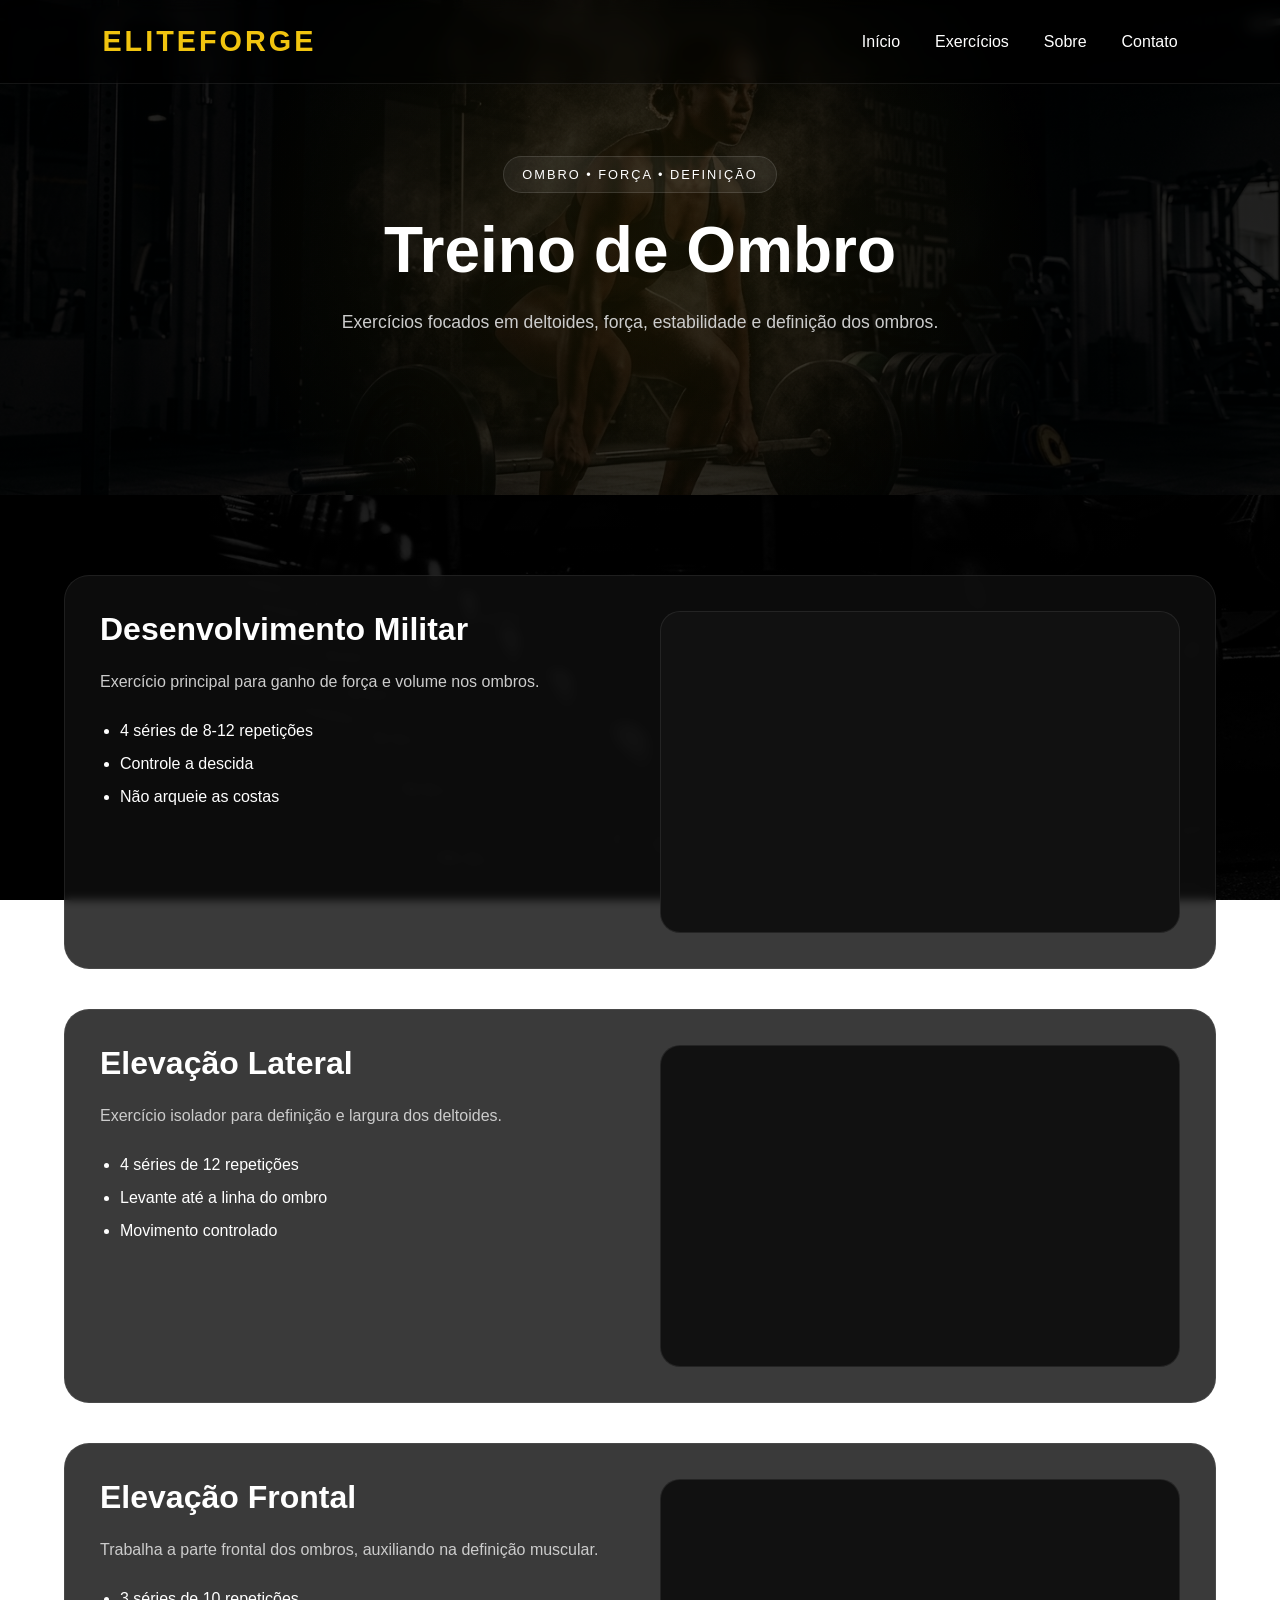
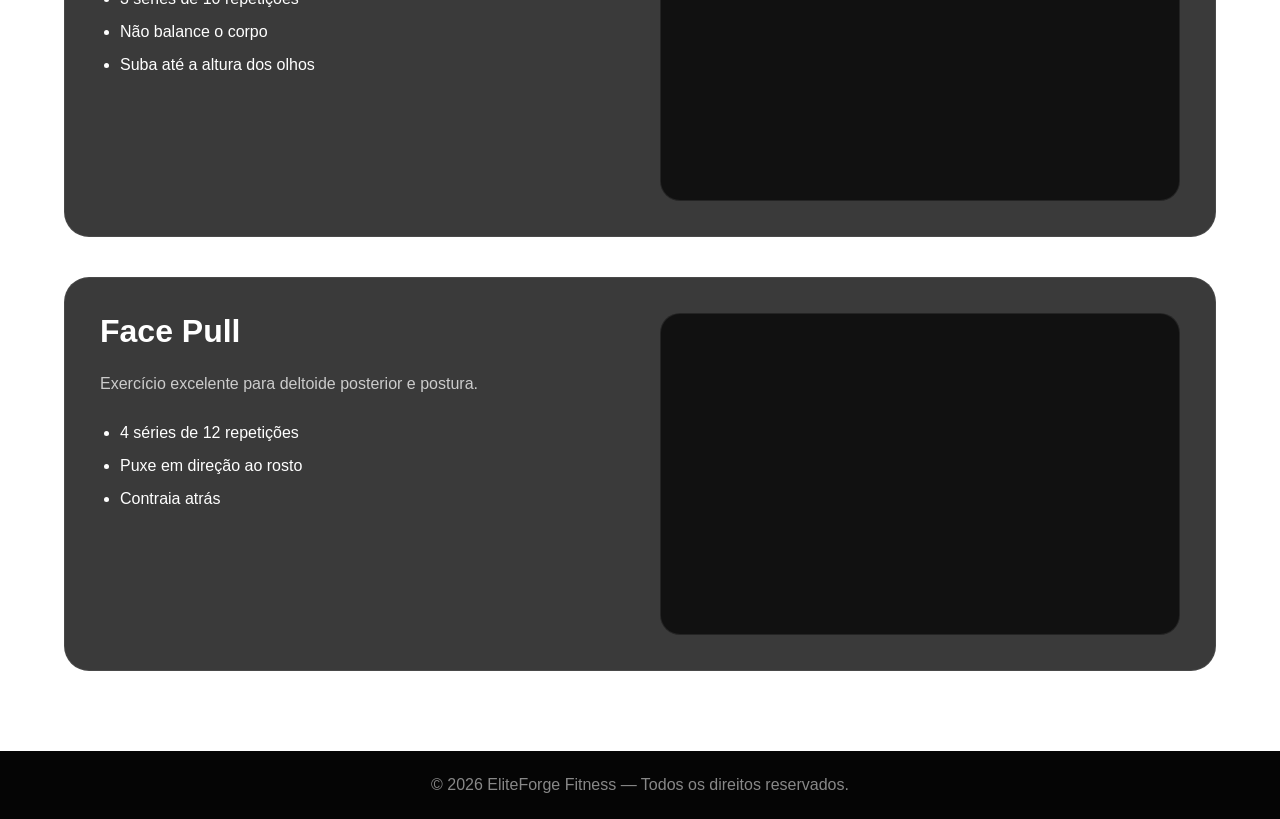
<file: ombro.html>
<!DOCTYPE html>
<html lang="pt-br">

<head>

    <meta charset="UTF-8">

    <meta name="viewport"
    content="width=device-width, initial-scale=1.0">

    <!-- SEO -->
    <meta name="description"
    content="Treino completo de ombro com exercícios, execução correta e vídeos demonstrativos.">

    <meta name="keywords"
    content="treino ombro, musculação, academia, desenvolvimento, elevação lateral, fitness">

    <meta name="author"
    content="Matheus">

    <title>Treino de Ombro | EliteForge</title>

    <link rel="stylesheet"
    href="css/style.css">

</head>

<body class="page-exercicios">

    <!-- HEADER -->
    <header>

        <div class="logo">
            ELITEFORGE
        </div>

        <nav>

            <ul>

                <li>
                    <a href="index.html">
                        Início
                    </a>
                </li>

                <li>
                    <a href="exercicios.html">
                        Exercícios
                    </a>
                </li>

                <li>
                    <a href="index.html#sobre">
                        Sobre
                    </a>
                </li>

                <li>
                    <a href="index.html#contato">
                        Contato
                    </a>
                </li>

            </ul>

        </nav>

    </header>

    <!-- HERO -->
    <section class="musculo-hero">

        <div class="musculo-overlay"></div>

        <div class="musculo-content">

            <span class="musculo-tag">
                OMBRO • FORÇA • DEFINIÇÃO
            </span>

            <h1>
                Treino de Ombro
            </h1>

            <p>
                Exercícios focados em deltoides,
                força, estabilidade e definição
                dos ombros.
            </p>

        </div>

    </section>

    <!-- EXERCÍCIOS -->
    <section class="exercicios-lista">

        <!-- DESENVOLVIMENTO -->
        <div class="exercise-card">

            <div class="exercise-info">

                <h2>
                    Desenvolvimento Militar
                </h2>

                <p>
                    Exercício principal para
                    ganho de força e volume
                    nos ombros.
                </p>

                <ul>

                    <li>
                        4 séries de 8-12 repetições
                    </li>

                    <li>
                        Controle a descida
                    </li>

                    <li>
                        Não arqueie as costas
                    </li>

                </ul>

            </div>

            <div class="exercise-video">

                <iframe
                src="https://www.youtube.com/embed/B-aVuyhvLHU"
                title="Desenvolvimento Militar"
                loading="lazy"
                allowfullscreen>
                </iframe>

            </div>

        </div>

        <!-- ELEVAÇÃO LATERAL -->
        <div class="exercise-card">

            <div class="exercise-info">

                <h2>
                    Elevação Lateral
                </h2>

                <p>
                    Exercício isolador para
                    definição e largura
                    dos deltoides.
                </p>

                <ul>

                    <li>
                        4 séries de 12 repetições
                    </li>

                    <li>
                        Levante até a linha do ombro
                    </li>

                    <li>
                        Movimento controlado
                    </li>

                </ul>

            </div>

            <div class="exercise-video">

                <iframe
                src="https://www.youtube.com/embed/3VcKaXpzqRo"
                title="Elevação Lateral"
                loading="lazy"
                allowfullscreen>
                </iframe>

            </div>

        </div>

        <!-- ELEVAÇÃO FRONTAL -->
        <div class="exercise-card">

            <div class="exercise-info">

                <h2>
                    Elevação Frontal
                </h2>

                <p>
                    Trabalha a parte frontal
                    dos ombros, auxiliando
                    na definição muscular.
                </p>

                <ul>

                    <li>
                        3 séries de 10 repetições
                    </li>

                    <li>
                        Não balance o corpo
                    </li>

                    <li>
                        Suba até a altura dos olhos
                    </li>

                </ul>

            </div>

            <div class="exercise-video">

                <iframe
                src="https://www.youtube.com/embed/-t7fuZ0KhDA"
                title="Elevação Frontal"
                loading="lazy"
                allowfullscreen>
                </iframe>

            </div>

        </div>

        <!-- FACE PULL -->
        <div class="exercise-card">

            <div class="exercise-info">

                <h2>
                    Face Pull
                </h2>

                <p>
                    Exercício excelente para
                    deltoide posterior e postura.
                </p>

                <ul>

                    <li>
                        4 séries de 12 repetições
                    </li>

                    <li>
                        Puxe em direção ao rosto
                    </li>

                    <li>
                        Contraia atrás
                    </li>

                </ul>

            </div>

            <div class="exercise-video">

                <iframe
                src="https://www.youtube.com/embed/rep-qVOkqgk"
                title="Face Pull"
                loading="lazy"
                allowfullscreen>
                </iframe>

            </div>

        </div>

    </section>

    <!-- FOOTER -->
    <footer>

        <p>
            © 2026 EliteForge Fitness —
            Todos os direitos reservados.
        </p>

    </footer>

</body>

</html>
</file>
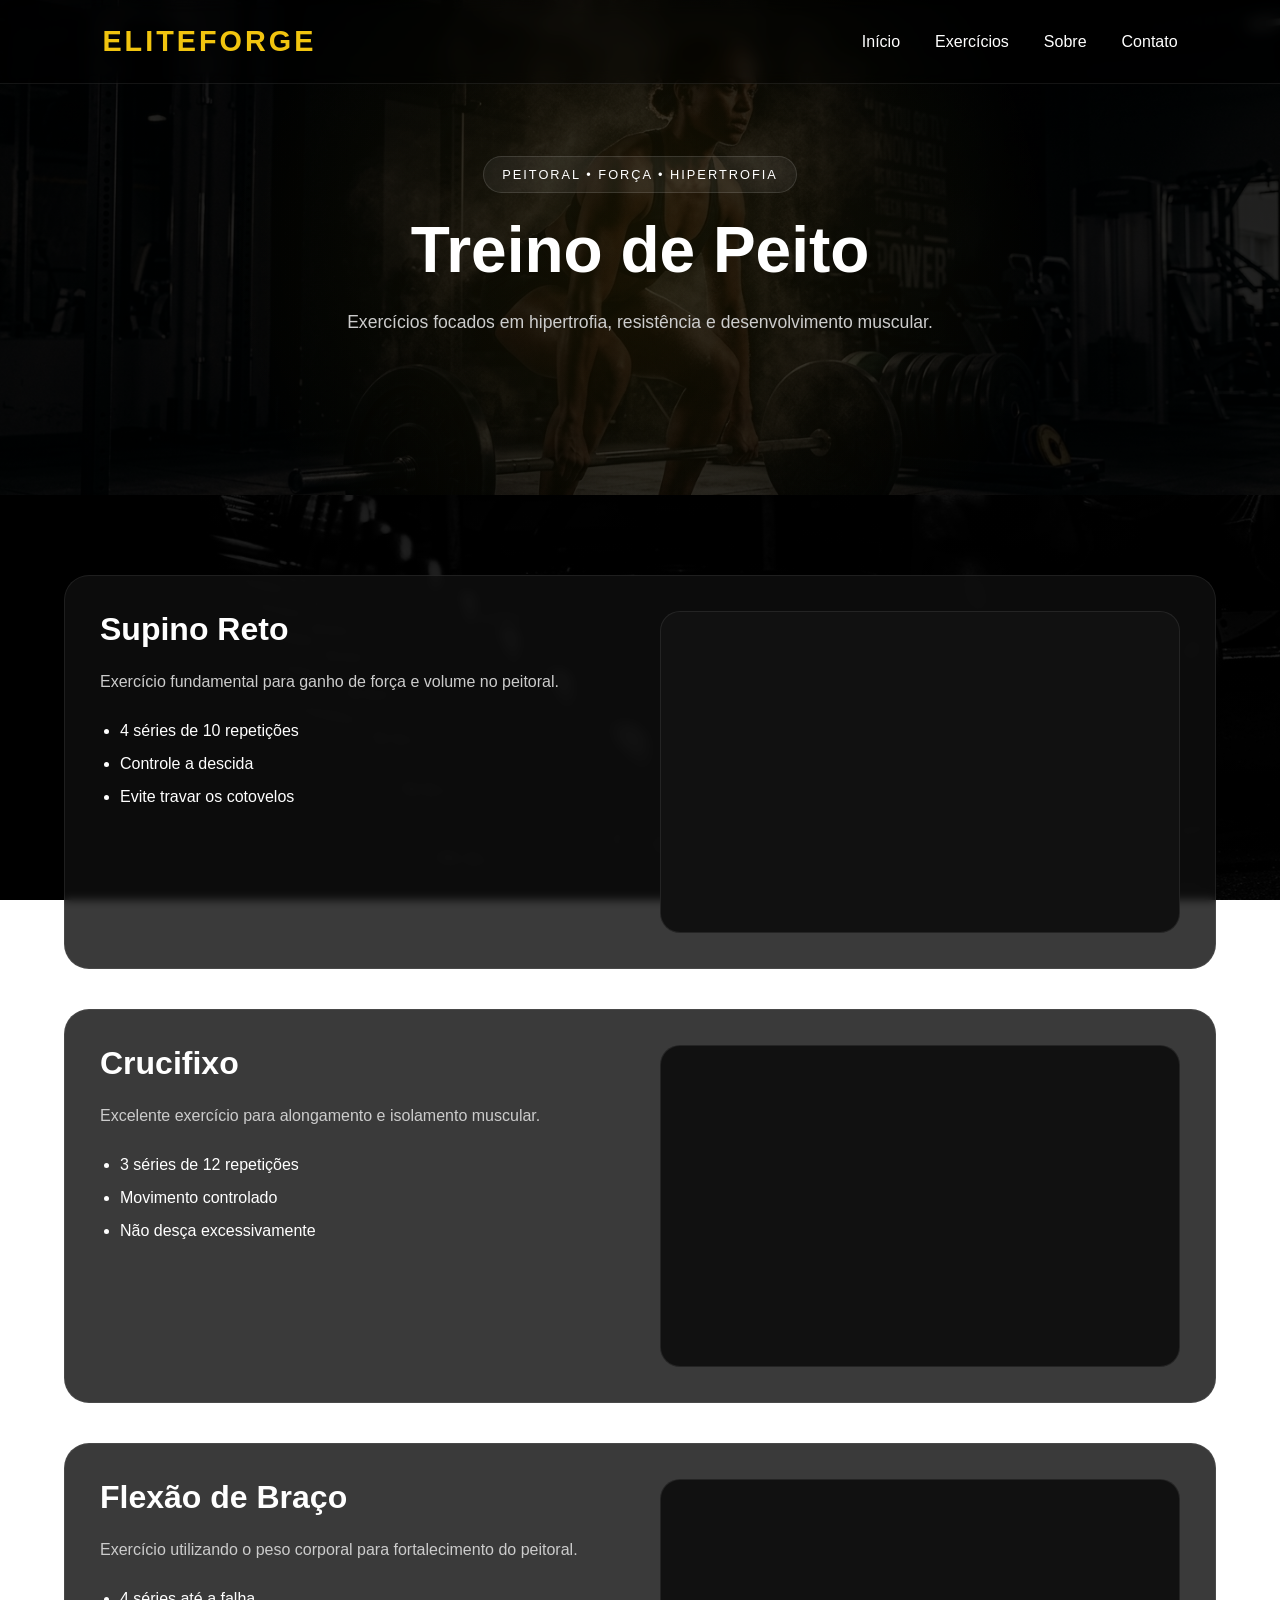
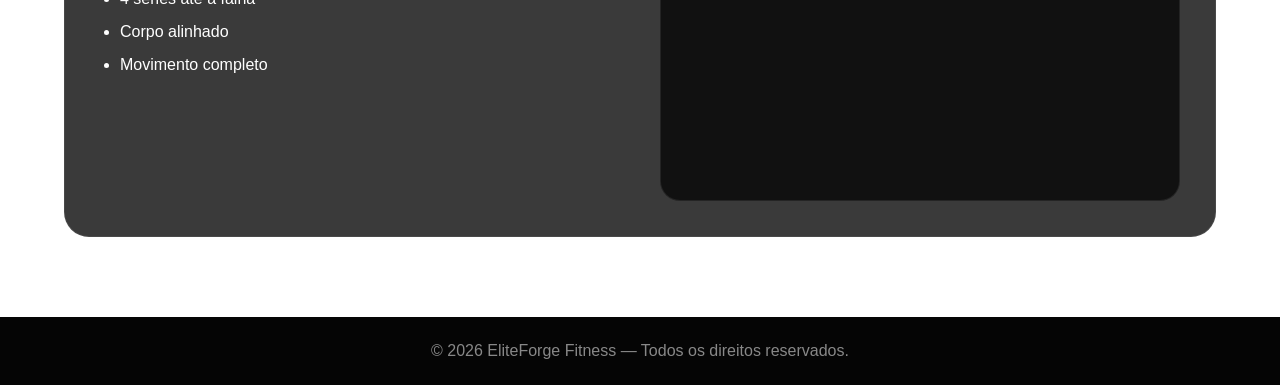
<file: peito.html>
<!DOCTYPE html>
<html lang="pt-br">

<head>

    <meta charset="UTF-8">

    <meta name="viewport"
    content="width=device-width, initial-scale=1.0">

    <!-- SEO -->
    <meta name="description"
    content="Treino de peito completo com exercícios explicativos e vídeos demonstrativos.">

    <meta name="keywords"
    content="treino peito, musculação, supino, fitness, academia">

    <meta name="author"
    content="Matheus">

    <title>Treino de Peito | EliteForge</title>

    <link rel="stylesheet"
    href="css/style.css">

</head>

<body class="page-exercicios">

    <!-- HEADER -->
    <header>

        <div class="logo">
            ELITEFORGE
        </div>

        <nav>

            <ul>

                <li>
                    <a href="index.html">
                        Início
                    </a>
                </li>

                <li>
                    <a href="exercicios.html">
                        Exercícios
                    </a>
                </li>

                <li>
                    <a href="index.html#sobre">
                        Sobre
                    </a>
                </li>

                <li>
                    <a href="index.html#contato">
                        Contato
                    </a>
                </li>

            </ul>

        </nav>

    </header>

    <!-- HERO -->
    <section class="musculo-hero">

        <div class="musculo-overlay"></div>

        <div class="musculo-content">

            <span class="musculo-tag">
                PEITORAL • FORÇA • HIPERTROFIA
            </span>

            <h1>
                Treino de Peito
            </h1>

            <p>
                Exercícios focados em hipertrofia,
                resistência e desenvolvimento muscular.
            </p>

        </div>

    </section>

    <!-- EXERCÍCIOS -->
    <section class="exercicios-lista">

        <!-- EXERCÍCIO 1 -->
        <div class="exercise-card">

            <!-- TEXTO -->
            <div class="exercise-info">

                <h2>
                    Supino Reto
                </h2>

                <p>
                    Exercício fundamental para ganho
                    de força e volume no peitoral.
                </p>

                <ul>

                    <li>
                        4 séries de 10 repetições
                    </li>

                    <li>
                        Controle a descida
                    </li>

                    <li>
                        Evite travar os cotovelos
                    </li>

                </ul>

            </div>

            <!-- VÍDEO -->
            <div class="exercise-video">

                <iframe
                src="https://www.youtube.com/embed/gRVjAtPip0Y"
                title="Supino Reto"
                loading="lazy"
                allowfullscreen>
                </iframe>

            </div>

        </div>

        <!-- EXERCÍCIO 2 -->
        <div class="exercise-card">

            <!-- TEXTO -->
            <div class="exercise-info">

                <h2>
                    Crucifixo
                </h2>

                <p>
                    Excelente exercício para
                    alongamento e isolamento muscular.
                </p>

                <ul>

                    <li>
                        3 séries de 12 repetições
                    </li>

                    <li>
                        Movimento controlado
                    </li>

                    <li>
                        Não desça excessivamente
                    </li>

                </ul>

            </div>

            <!-- VÍDEO -->
            <div class="exercise-video">

                <iframe
                src="https://www.youtube.com/embed/M1N804yWA-8"
                title="Crucifixo"
                loading="lazy"
                allowfullscreen>
                </iframe>

            </div>

        </div>

        <!-- EXERCÍCIO 3 -->
        <div class="exercise-card">

            <!-- TEXTO -->
            <div class="exercise-info">

                <h2>
                    Flexão de Braço
                </h2>

                <p>
                    Exercício utilizando o peso corporal
                    para fortalecimento do peitoral.
                </p>

                <ul>

                    <li>
                        4 séries até a falha
                    </li>

                    <li>
                        Corpo alinhado
                    </li>

                    <li>
                        Movimento completo
                    </li>

                </ul>

            </div>

            <!-- VÍDEO -->
            <div class="exercise-video">

                <iframe
                src="https://www.youtube.com/embed/0pkjOk0EiAk"
                title="Flexão"
                loading="lazy"
                allowfullscreen>
                </iframe>

            </div>

        </div>

    </section>

    <!-- FOOTER -->
    <footer>

        <p>
            © 2026 EliteForge Fitness —
            Todos os direitos reservados.
        </p>

    </footer>

</body>

</html>
</file>
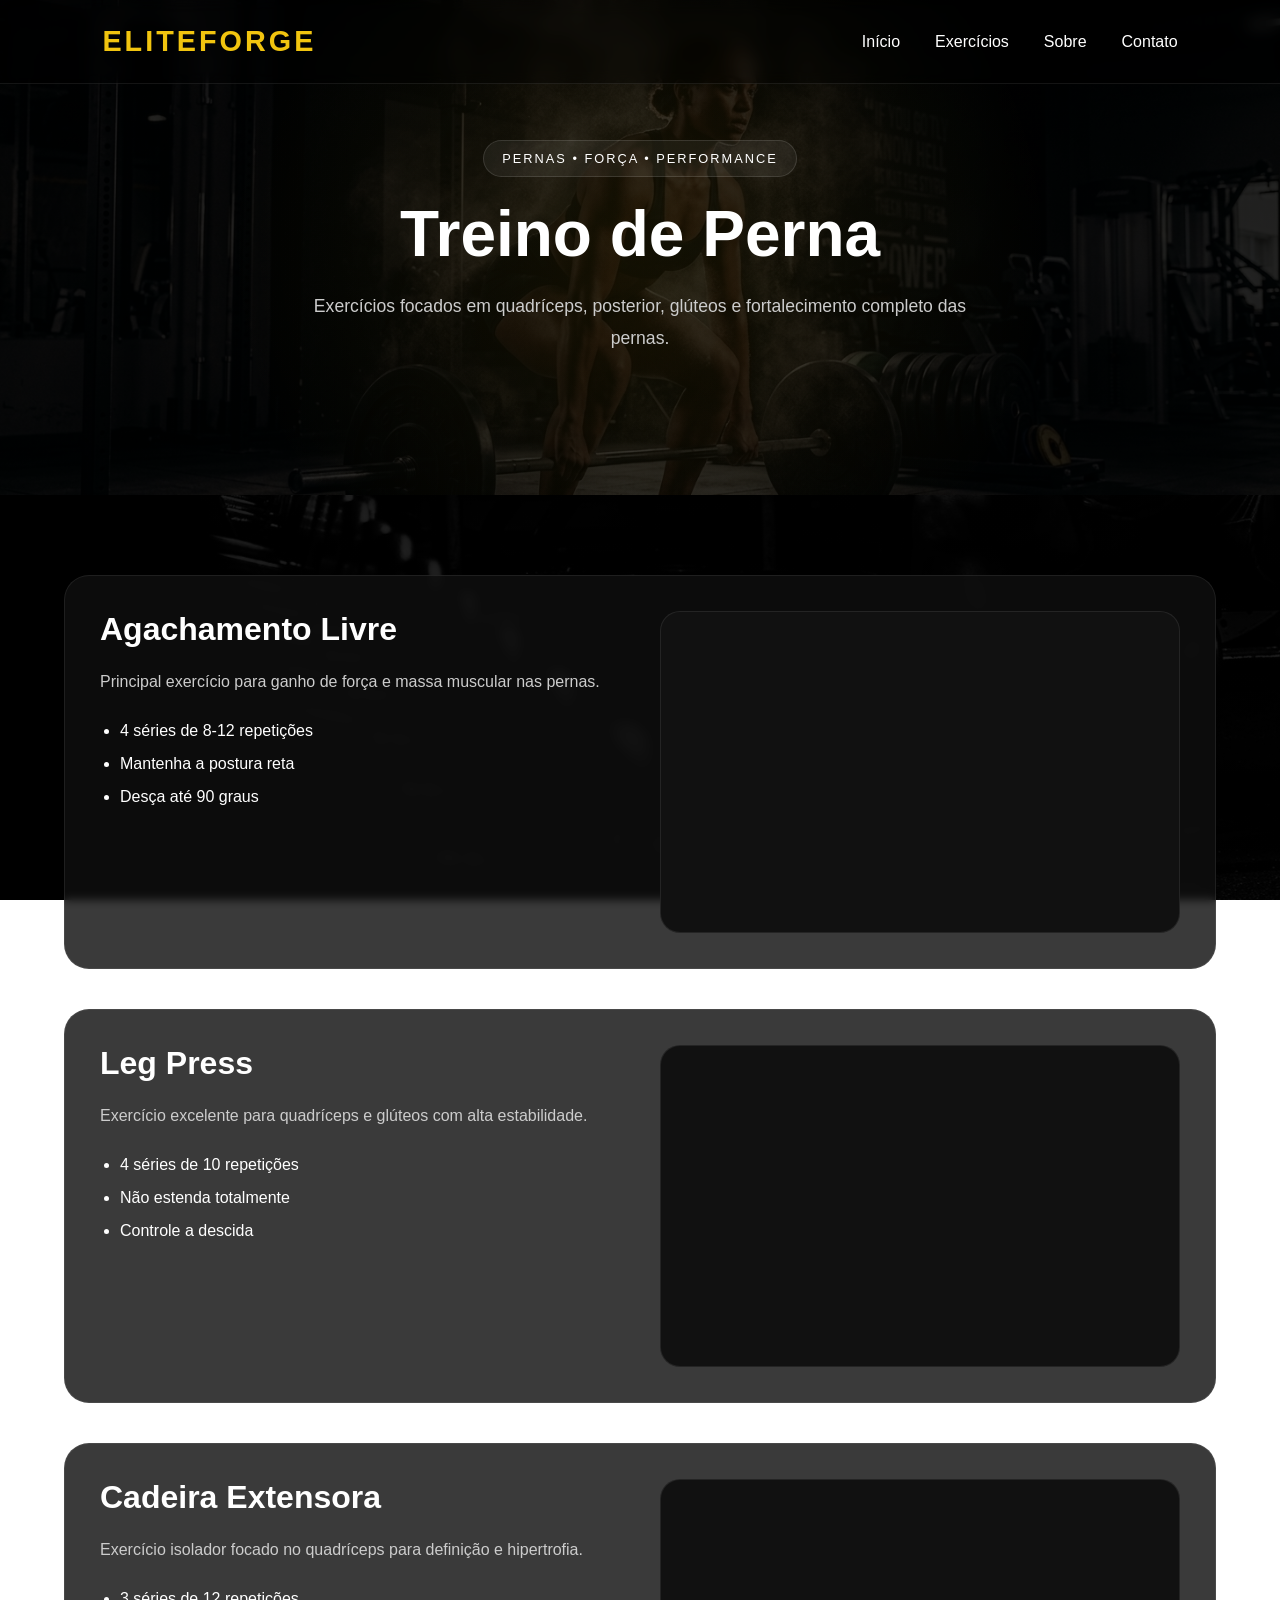
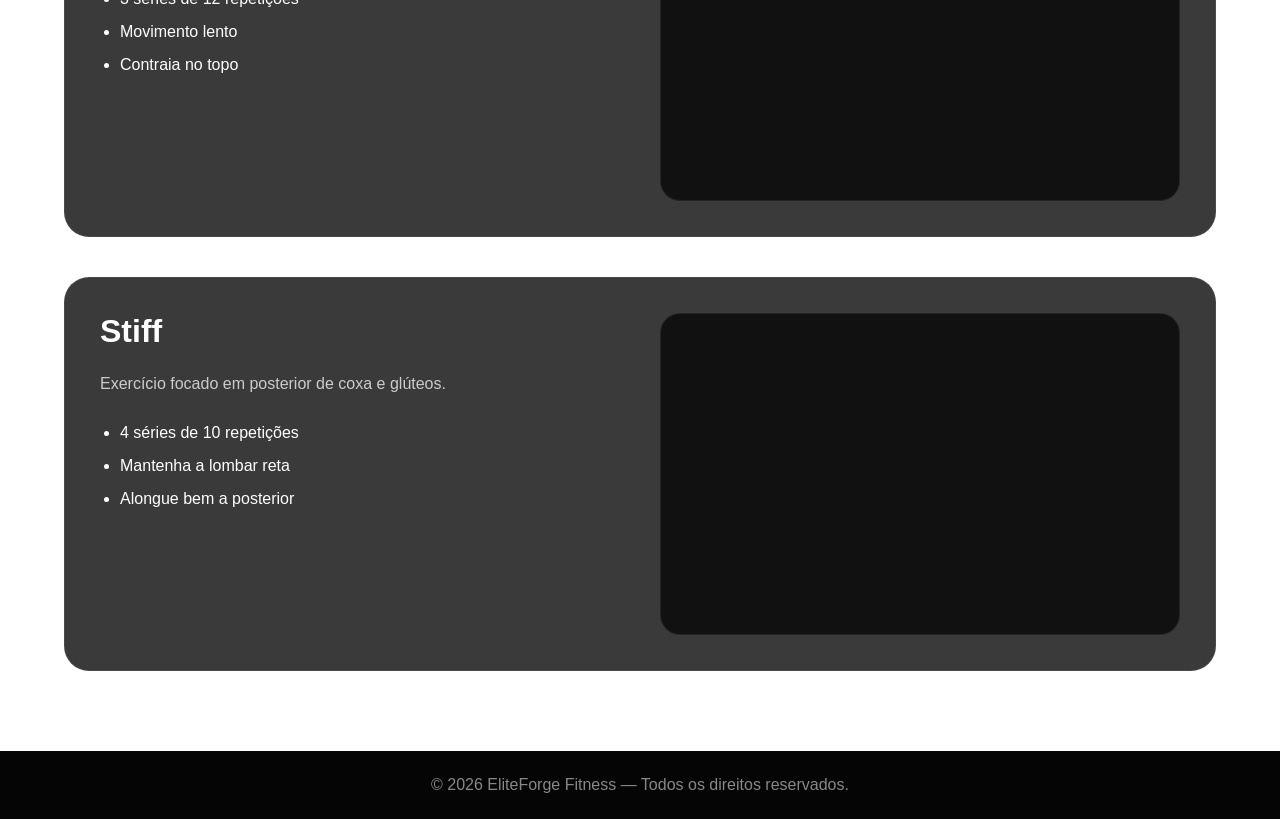
<file: perna.html>
<!DOCTYPE html>
<html lang="pt-br">

<head>

    <meta charset="UTF-8">

    <meta name="viewport"
    content="width=device-width, initial-scale=1.0">

    <!-- SEO -->
    <meta name="description"
    content="Treino completo de pernas com exercícios, técnicas e vídeos demonstrativos.">

    <meta name="keywords"
    content="treino perna, musculação, agachamento, academia, fitness">

    <meta name="author"
    content="Matheus">

    <title>Treino de Perna | EliteForge</title>

    <link rel="stylesheet"
    href="css/style.css">

</head>

<body class="page-exercicios">

    <!-- HEADER -->
    <header>

        <div class="logo">
            ELITEFORGE
        </div>

        <nav>

            <ul>

                <li>
                    <a href="index.html">
                        Início
                    </a>
                </li>

                <li>
                    <a href="exercicios.html">
                        Exercícios
                    </a>
                </li>

                <li>
                    <a href="index.html#sobre">
                        Sobre
                    </a>
                </li>

                <li>
                    <a href="index.html#contato">
                        Contato
                    </a>
                </li>

            </ul>

        </nav>

    </header>

    <!-- HERO -->
    <section class="musculo-hero">

        <div class="musculo-overlay"></div>

        <div class="musculo-content">

            <span class="musculo-tag">
                PERNAS • FORÇA • PERFORMANCE
            </span>

            <h1>
                Treino de Perna
            </h1>

            <p>
                Exercícios focados em quadríceps,
                posterior, glúteos e fortalecimento
                completo das pernas.
            </p>

        </div>

    </section>

    <!-- EXERCÍCIOS -->
    <section class="exercicios-lista">

        <!-- AGACHAMENTO -->
        <div class="exercise-card">

            <div class="exercise-info">

                <h2>
                    Agachamento Livre
                </h2>

                <p>
                    Principal exercício para ganho
                    de força e massa muscular
                    nas pernas.
                </p>

                <ul>

                    <li>
                        4 séries de 8-12 repetições
                    </li>

                    <li>
                        Mantenha a postura reta
                    </li>

                    <li>
                        Desça até 90 graus
                    </li>

                </ul>

            </div>

            <div class="exercise-video">

                <iframe
                src="https://www.youtube.com/embed/ultWZbUMPL8"
                title="Agachamento Livre"
                loading="lazy"
                allowfullscreen>
                </iframe>

            </div>

        </div>

        <!-- LEG PRESS -->
        <div class="exercise-card">

            <div class="exercise-info">

                <h2>
                    Leg Press
                </h2>

                <p>
                    Exercício excelente para
                    quadríceps e glúteos
                    com alta estabilidade.
                </p>

                <ul>

                    <li>
                        4 séries de 10 repetições
                    </li>

                    <li>
                        Não estenda totalmente
                    </li>

                    <li>
                        Controle a descida
                    </li>

                </ul>

            </div>

            <div class="exercise-video">

                <iframe
                src="https://www.youtube.com/embed/IZxyjW7MPJQ"
                title="Leg Press"
                loading="lazy"
                allowfullscreen>
                </iframe>

            </div>

        </div>

        <!-- CADEIRA EXTENSORA -->
        <div class="exercise-card">

            <div class="exercise-info">

                <h2>
                    Cadeira Extensora
                </h2>

                <p>
                    Exercício isolador focado
                    no quadríceps para definição
                    e hipertrofia.
                </p>

                <ul>

                    <li>
                        3 séries de 12 repetições
                    </li>

                    <li>
                        Movimento lento
                    </li>

                    <li>
                        Contraia no topo
                    </li>

                </ul>

            </div>

            <div class="exercise-video">

                <iframe
                src="https://www.youtube.com/embed/YyvSfVjQeL0"
                title="Cadeira Extensora"
                loading="lazy"
                allowfullscreen>
                </iframe>

            </div>

        </div>

        <!-- STIFF -->
        <div class="exercise-card">

            <div class="exercise-info">

                <h2>
                    Stiff
                </h2>

                <p>
                    Exercício focado em posterior
                    de coxa e glúteos.
                </p>

                <ul>

                    <li>
                        4 séries de 10 repetições
                    </li>

                    <li>
                        Mantenha a lombar reta
                    </li>

                    <li>
                        Alongue bem a posterior
                    </li>

                </ul>

            </div>

            <div class="exercise-video">

                <iframe
                src="https://www.youtube.com/embed/CQp5I9W-N0Q"
                title="Stiff"
                loading="lazy"
                allowfullscreen>
                </iframe>

            </div>

        </div>

    </section>

    <!-- FOOTER -->
    <footer>

        <p>
            © 2026 EliteForge Fitness —
            Todos os direitos reservados.
        </p>

    </footer>

</body>

</html>
</file>
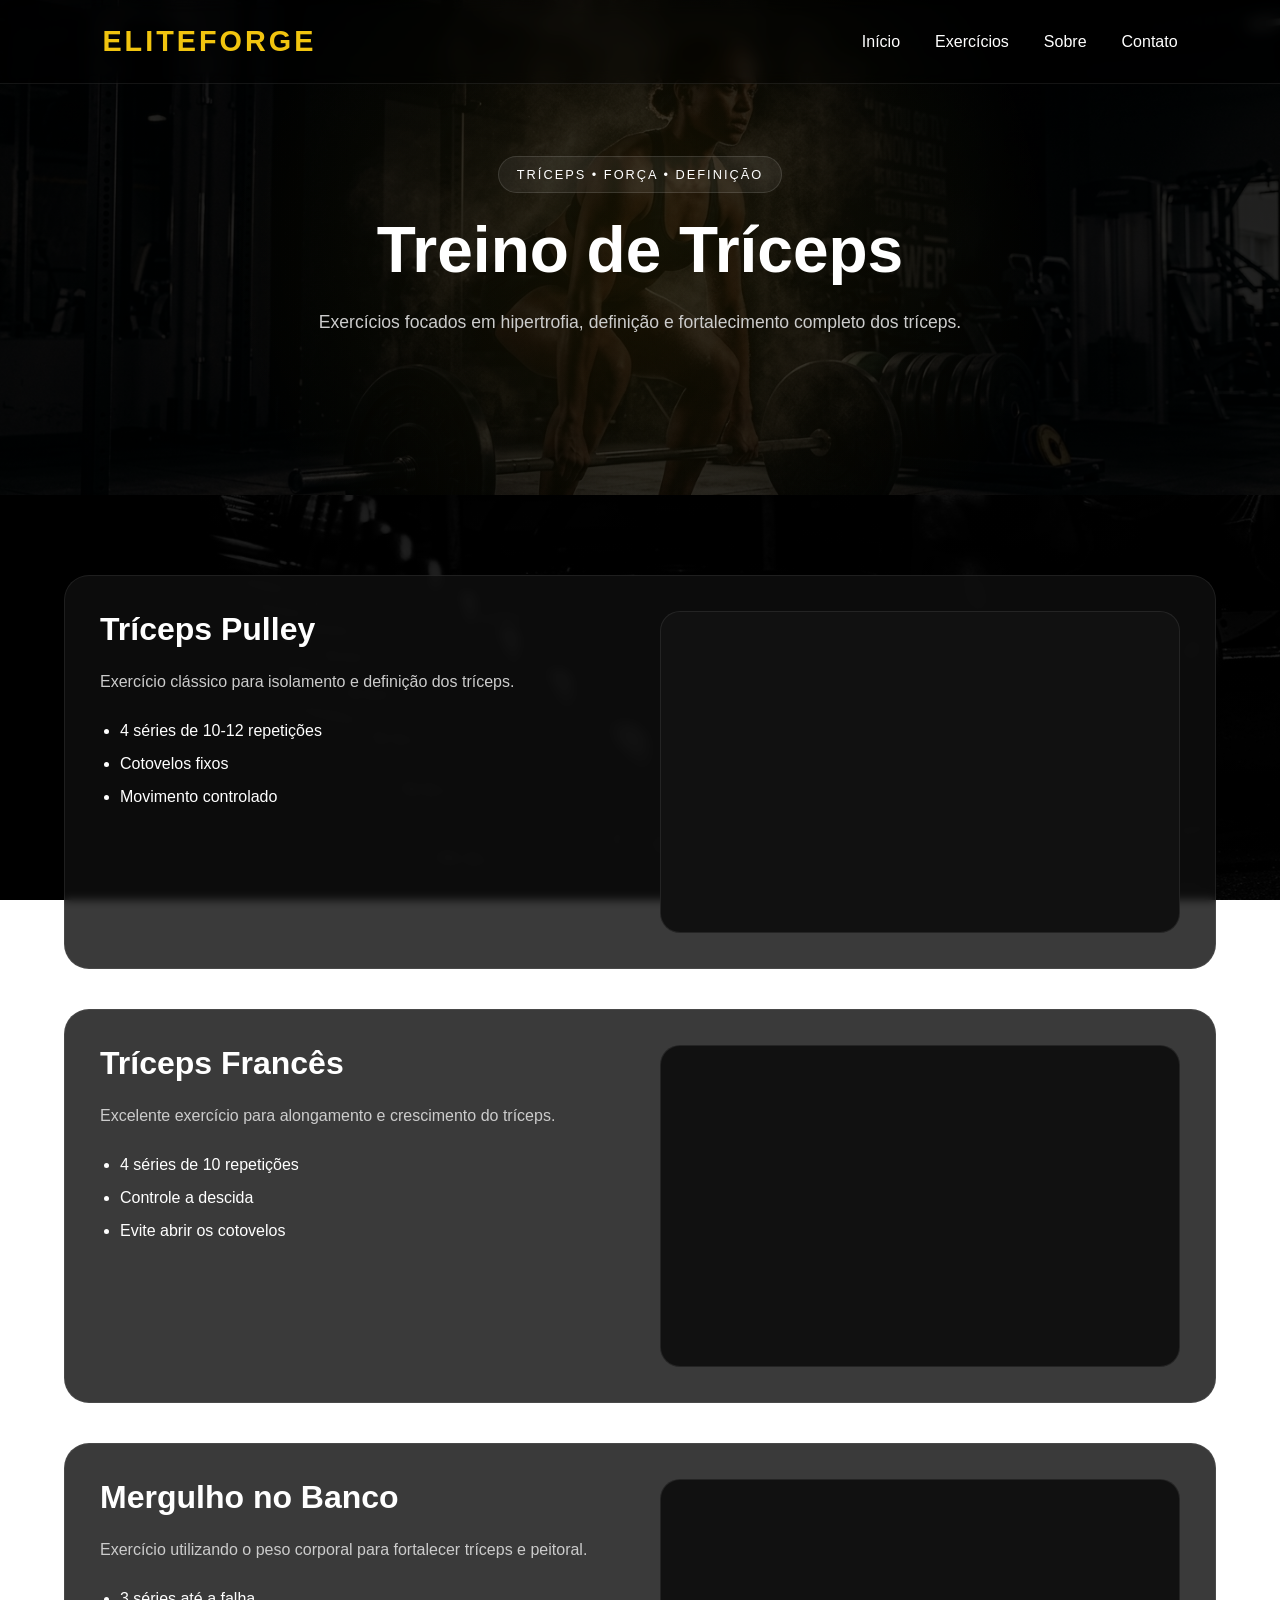
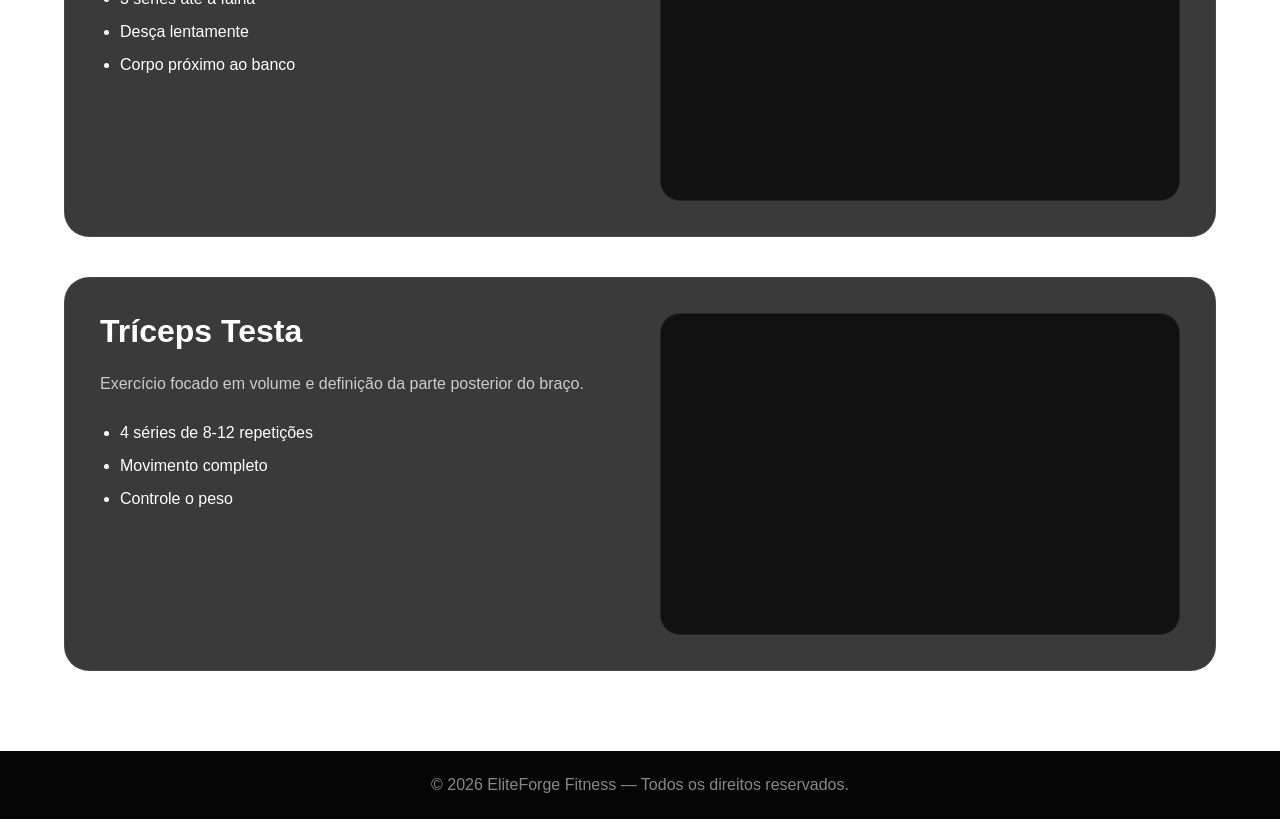
<file: triceps.html>
<!DOCTYPE html>
<html lang="pt-br">

<head>

    <meta charset="UTF-8">

    <meta name="viewport"
    content="width=device-width, initial-scale=1.0">

    <!-- SEO -->
    <meta name="description"
    content="Treino completo de tríceps com exercícios, execução correta e vídeos demonstrativos.">

    <meta name="keywords"
    content="treino tríceps, musculação, academia, tríceps pulley, fitness">

    <meta name="author"
    content="Matheus">

    <title>Treino de Tríceps | EliteForge</title>

    <link rel="stylesheet"
    href="css/style.css">

</head>

<body class="page-exercicios">

    <!-- HEADER -->
    <header>

        <div class="logo">
            ELITEFORGE
        </div>

        <nav>

            <ul>

                <li>
                    <a href="index.html">
                        Início
                    </a>
                </li>

                <li>
                    <a href="exercicios.html">
                        Exercícios
                    </a>
                </li>

                <li>
                    <a href="index.html#sobre">
                        Sobre
                    </a>
                </li>

                <li>
                    <a href="index.html#contato">
                        Contato
                    </a>
                </li>

            </ul>

        </nav>

    </header>

    <!-- HERO -->
    <section class="musculo-hero">

        <div class="musculo-overlay"></div>

        <div class="musculo-content">

            <span class="musculo-tag">
                TRÍCEPS • FORÇA • DEFINIÇÃO
            </span>

            <h1>
                Treino de Tríceps
            </h1>

            <p>
                Exercícios focados em hipertrofia,
                definição e fortalecimento completo
                dos tríceps.
            </p>

        </div>

    </section>

    <!-- EXERCÍCIOS -->
    <section class="exercicios-lista">

        <!-- TRÍCEPS PULLEY -->
        <div class="exercise-card">

            <div class="exercise-info">

                <h2>
                    Tríceps Pulley
                </h2>

                <p>
                    Exercício clássico para
                    isolamento e definição
                    dos tríceps.
                </p>

                <ul>

                    <li>
                        4 séries de 10-12 repetições
                    </li>

                    <li>
                        Cotovelos fixos
                    </li>

                    <li>
                        Movimento controlado
                    </li>

                </ul>

            </div>

            <div class="exercise-video">

                <iframe
                src="https://www.youtube.com/embed/2-LAMcpzODU"
                title="Tríceps Pulley"
                loading="lazy"
                allowfullscreen>
                </iframe>

            </div>

        </div>

        <!-- TRÍCEPS FRANCÊS -->
        <div class="exercise-card">

            <div class="exercise-info">

                <h2>
                    Tríceps Francês
                </h2>

                <p>
                    Excelente exercício para
                    alongamento e crescimento
                    do tríceps.
                </p>

                <ul>

                    <li>
                        4 séries de 10 repetições
                    </li>

                    <li>
                        Controle a descida
                    </li>

                    <li>
                        Evite abrir os cotovelos
                    </li>

                </ul>

            </div>

            <div class="exercise-video">

                <iframe
                src="https://www.youtube.com/embed/_gsUck-7M74"
                title="Tríceps Francês"
                loading="lazy"
                allowfullscreen>
                </iframe>

            </div>

        </div>

        <!-- MERGULHO -->
        <div class="exercise-card">

            <div class="exercise-info">

                <h2>
                    Mergulho no Banco
                </h2>

                <p>
                    Exercício utilizando o peso
                    corporal para fortalecer
                    tríceps e peitoral.
                </p>

                <ul>

                    <li>
                        3 séries até a falha
                    </li>

                    <li>
                        Desça lentamente
                    </li>

                    <li>
                        Corpo próximo ao banco
                    </li>

                </ul>

            </div>

            <div class="exercise-video">

                <iframe
                src="https://www.youtube.com/embed/0326dy_-CzM"
                title="Mergulho no Banco"
                loading="lazy"
                allowfullscreen>
                </iframe>

            </div>

        </div>

        <!-- TRÍCEPS TESTA -->
        <div class="exercise-card">

            <div class="exercise-info">

                <h2>
                    Tríceps Testa
                </h2>

                <p>
                    Exercício focado em volume
                    e definição da parte posterior
                    do braço.
                </p>

                <ul>

                    <li>
                        4 séries de 8-12 repetições
                    </li>

                    <li>
                        Movimento completo
                    </li>

                    <li>
                        Controle o peso
                    </li>

                </ul>

            </div>

            <div class="exercise-video">

                <iframe
                src="https://www.youtube.com/embed/d_KZxkY_0cM"
                title="Tríceps Testa"
                loading="lazy"
                allowfullscreen>
                </iframe>

            </div>

        </div>

    </section>

    <!-- FOOTER -->
    <footer>

        <p>
            © 2026 EliteForge Fitness —
            Todos os direitos reservados.
        </p>

    </footer>

</body>

</html>
</file>
<file: css/style.css>
/* ========================================= */
/* RESET */
/* ========================================= */

*{
    margin:0;
    padding:0;
    box-sizing:border-box;
}

/* ========================================= */
/* BODY */
/* ========================================= */

body{
    font-family:'Segoe UI',sans-serif;
    background:#000;
    color:white;
    overflow-x:hidden;
}

/* ========================================= */
/* HEADER */
/* ========================================= */

header{
    position:fixed;
    top:0;
    left:0;

    width:100%;

    display:flex;
    justify-content:space-between;
    align-items:center;

    padding:25px 8%;

    z-index:1000;

    background:rgba(0,0,0,0.35);

    backdrop-filter:blur(8px);

    border-bottom:1px solid rgba(255,255,255,0.08);
}

/* BARRA PESQUISA */

.search-box{

width:100%;

display:flex;

justify-content:center;

margin-bottom:40px;
}

.search-box input{

width:400px;

max-width:90%;

padding:15px 20px;

border:none;

border-radius:12px;

background:#111;

color:white;

font-size:1rem;

outline:none;

border:1px solid rgba(255,255,255,0.1);
}

.search-box input:focus{

border-color:#f1c40f;

box-shadow:0 0 15px rgba(241,196,15,0.3);
}

/* LOGO */
.logo{
    font-size:1.8rem;
    font-weight:800;

    letter-spacing:3px;

    color:#f1c40f;

    cursor:pointer;
}

/* MENU */
nav ul{
    display:flex;
    list-style:none;
    gap:35px;
}

nav ul li a{
    color:white;
    text-decoration:none;

    font-size:1rem;
    font-weight:500;

    transition:0.3s;
}

nav ul li a:hover{
    color:#f1c40f;
}

/* ========================================= */
/* HERO HOME */
/* ========================================= */

.hero{
    position:relative;

    width:100%;
    height:100vh;

    display:flex;
    justify-content:center;
    align-items:center;

    text-align:center;

    background:
    linear-gradient(
        rgba(0,0,0,0.75),
        rgba(0,0,0,0.75)
    ),
    url('../assets/fundo.png');

    background-size:cover;
    background-position:center;
    background-repeat:no-repeat;
}

/* OVERLAY */
.overlay{
    position:absolute;
    inset:0;

    background:
    radial-gradient(
        circle at center,
        rgba(241,196,15,0.08),
        transparent 60%
    );
}

/* CONTEÚDO */
.hero-content{
    position:relative;

    z-index:2;

    max-width:800px;

    padding:20px;
}

/* TAG */
.tag{
    display:inline-block;

    margin-bottom:20px;

    padding:10px 18px;

    border-radius:50px;

    border:1px solid rgba(255,255,255,0.15);

    background:rgba(255,255,255,0.05);

    backdrop-filter:blur(6px);

    font-size:0.8rem;

    letter-spacing:2px;
}

/* TÍTULO */
.hero h1{
    font-size:5rem;

    font-weight:800;

    line-height:1.1;

    margin-bottom:20px;
}

/* TEXTO */
.hero p{
    font-size:1.2rem;

    color:#d1d1d1;

    line-height:1.7;

    margin-bottom:35px;
}

/* ========================================= */
/* BOTÕES */
/* ========================================= */

.buttons{
    display:flex;
    justify-content:center;
    gap:20px;

    flex-wrap:wrap;
}

/* BOTÃO PRINCIPAL */
.btn-yellow{
    background:#f1c40f;
    color:black;

    border:none;

    padding:16px 40px;

    border-radius:10px;

    font-size:1rem;
    font-weight:700;

    cursor:pointer;

    transition:0.3s;
}

.btn-yellow:hover{
    transform:translateY(-5px);

    background:#ffd93b;

    box-shadow:
    0 10px 25px rgba(241,196,15,0.35);
}

/* BOTÃO OUTLINE */
.btn-outline{
    background:transparent;
    color:white;

    border:1px solid rgba(255,255,255,0.2);

    padding:16px 40px;

    border-radius:10px;

    font-size:1rem;
    font-weight:700;

    cursor:pointer;

    transition:0.3s;
}

.btn-outline:hover{
    background:white;
    color:black;
}

/* ========================================= */
/* FOOTER */
/* ========================================= */

footer{
    width:100%;

    padding:25px;

    text-align:center;

    color:#888;

    background:#050505;

    margin-top:60px;
}

/* ========================================= */
/* PÁGINA EXERCÍCIOS */
/* ========================================= */

.page-exercicios{
    background:
    linear-gradient(
        rgba(0,0,0,0.88),
        rgba(0,0,0,0.88)
    ),
    url('../assets/azul.jpg');

    background-size:cover;
    background-position:center;
    background-attachment:fixed;

    min-height:100vh;

    color:white;
}

/* CONTAINER */
.treinos-container{
    padding-top:140px;
    padding-left:5%;
    padding-right:5%;
    padding-bottom:80px;
}

/* TÍTULO */
.treinos-container h1{
    text-align:center;

    font-size:3rem;

    margin-bottom:50px;

    font-weight:800;
}

/* GRID */
.grid-treinos{
    display:grid;

    grid-template-columns:
    repeat(auto-fit,minmax(230px,1fr));

    gap:30px;

    max-width:1400px;

    margin:0 auto;
}

/* CARD */
.card{
    background:
    rgba(20,20,20,0.75);

    border-radius:20px;

    overflow:hidden;

    text-decoration:none;

    color:white;

    border:1px solid rgba(255,255,255,0.08);

    transition:0.35s;

    backdrop-filter:blur(6px);
}

/* HOVER */
.card:hover{
    transform:
    translateY(-10px)
    scale(1.02);

    border-color:#f1c40f;

    box-shadow:
    0 15px 35px rgba(0,0,0,0.5);
}

/* IMAGEM */
.card-img{
    height:260px;

    background-size:cover;
    background-position:center;

    transition:0.5s;
}

/* HOVER IMAGEM */
.card:hover .card-img{
    transform:scale(1.08);
}

/* TEXTO */
.card h2{
    padding:22px;

    text-align:center;

    font-size:1.1rem;

    letter-spacing:1px;
}

/* ========================================= */
/* SOBRE */
/* ========================================= */

.sobre{
    padding:100px 10%;

    text-align:center;

    background:#0d0d0d;
}

.sobre h2{
    font-size:2.5rem;

    margin-bottom:20px;
}

.sobre p{
    color:#ccc;

    max-width:700px;

    margin:0 auto;

    line-height:1.8;
}

/* ========================================= */
/* CONTATO */
/* ========================================= */

.contato{
    padding:100px 10%;

    text-align:center;
}

.contato h2{
    font-size:2.5rem;

    margin-bottom:40px;
}

/* FORM */
form{
    max-width:600px;

    margin:0 auto;

    display:flex;
    flex-direction:column;

    gap:20px;
}

/* INPUTS */
form input,
form textarea{
    padding:18px;

    border:none;

    border-radius:10px;

    background:#111;

    color:white;

    font-size:1rem;
}

/* TEXTAREA */
form textarea{
    resize:none;

    height:150px;
}

/* ========================================= */
/* PÁGINAS MUSCULARES */
/* ========================================= */

.musculo-hero{
    position:relative;

    height:55vh;

    display:flex;
    justify-content:center;
    align-items:center;

    text-align:center;

    background:
    linear-gradient(
        rgba(0,0,0,0.82),
        rgba(0,0,0,0.82)
    ),
    url('../assets/fundo.png');

    background-size:cover;
    background-position:center;
}

/* OVERLAY */
.musculo-overlay{
    position:absolute;
    inset:0;

    background:
    radial-gradient(
        circle,
        rgba(241,196,15,0.08),
        transparent 60%
    );
}

/* CONTEÚDO */
.musculo-content{
    position:relative;

    z-index:2;

    max-width:700px;

    padding:20px;
}

/* TAG */
.musculo-tag{
    display:inline-block;

    padding:10px 18px;

    border-radius:50px;

    background:rgba(255,255,255,0.06);

    border:1px solid rgba(255,255,255,0.12);

    margin-bottom:20px;

    letter-spacing:2px;

    font-size:0.8rem;
}

/* TÍTULO */
.musculo-content h1{
    font-size:4rem;

    margin-bottom:20px;
}

/* TEXTO */
.musculo-content p{
    color:#ccc;

    line-height:1.8;

    font-size:1.1rem;
}

/* ========================================= */
/* LISTA DE EXERCÍCIOS */
/* ========================================= */

.exercicios-lista{
    max-width:1300px;

    margin:80px auto;

    padding:0 5%;

    display:flex;
    flex-direction:column;

    gap:40px;
}

/* CARD EXERCÍCIO */
.exercise-card{
    display:grid;

    grid-template-columns:1fr 1fr;

    gap:40px;

    background:
    rgba(15,15,15,0.82);

    border-radius:25px;

    padding:35px;

    border:1px solid rgba(255,255,255,0.08);

    backdrop-filter:blur(5px);

    transition:0.3s;
}

/* HOVER */
.exercise-card:hover{
    transform:translateY(-8px);

    border-color:#f1c40f;

    box-shadow:
    0 20px 40px rgba(0,0,0,0.35);
}

/* INFO */
.exercise-info h2{
    font-size:2rem;

    margin-bottom:20px;
}

.exercise-info p{
    color:#ccc;

    line-height:1.8;

    margin-bottom:25px;
}

/* LISTA */
.exercise-info ul{
    padding-left:20px;

    display:flex;
    flex-direction:column;

    gap:15px;
}

/* VÍDEO */
.exercise-video{
    overflow:hidden;

    border-radius:20px;

    min-height:320px;

    background:#111;

    border:1px solid rgba(255,255,255,0.08);
}

/* IFRAME */
.exercise-video iframe{
    width:100%;

    height:100%;

    min-height:320px;

    border:none;

    display:block;
}

/* ========================================= */
/* RESPONSIVO */
/* ========================================= */

/* TABLET */
@media (max-width:1024px){

    .hero h1{
        font-size:3.5rem;
    }

    .treinos-container h1{
        font-size:2.5rem;
    }

    header{
        padding:20px 5%;
    }

}

/* MOBILE */
@media (max-width:768px){

    /* HEADER */
    header{
        flex-direction:column;

        gap:15px;

        padding:20px;
    }

    nav ul{
        gap:15px;

        flex-wrap:wrap;

        justify-content:center;
    }

    /* HERO */
    .hero{
        padding:20px;
    }

    .hero h1{
        font-size:2.3rem;

        line-height:1.2;
    }

    .hero p{
        font-size:1rem;
    }

    /* BOTÕES */
    .buttons{
        flex-direction:column;

        width:100%;
    }

    .btn-yellow,
    .btn-outline{
        width:100%;
    }

    /* TÍTULO */
    .treinos-container h1{
        font-size:2rem;
    }

    /* GRID */
    .grid-treinos{
        grid-template-columns:1fr;

        gap:20px;
    }

    /* IMAGEM */
    .card-img{
        height:220px;
    }

    /* EXERCÍCIOS */
    .exercise-card{
        grid-template-columns:1fr;
    }

    .musculo-content h1{
        font-size:2.5rem;
    }

}

/* CELULARES PEQUENOS */
@media (max-width:480px){

    .hero h1{
        font-size:1.9rem;
    }

    .logo{
        font-size:1.3rem;
    }

    .treinos-container{
        padding-top:170px;
    }

}
.card-img{

    height:260px;

    background-size:cover;

    background-position:center;

    background-repeat:no-repeat;

    transition:0.5s;
}

.card{

    opacity:1;

    transform:translateY(0);

    transition:0.6s;
}
</file>
